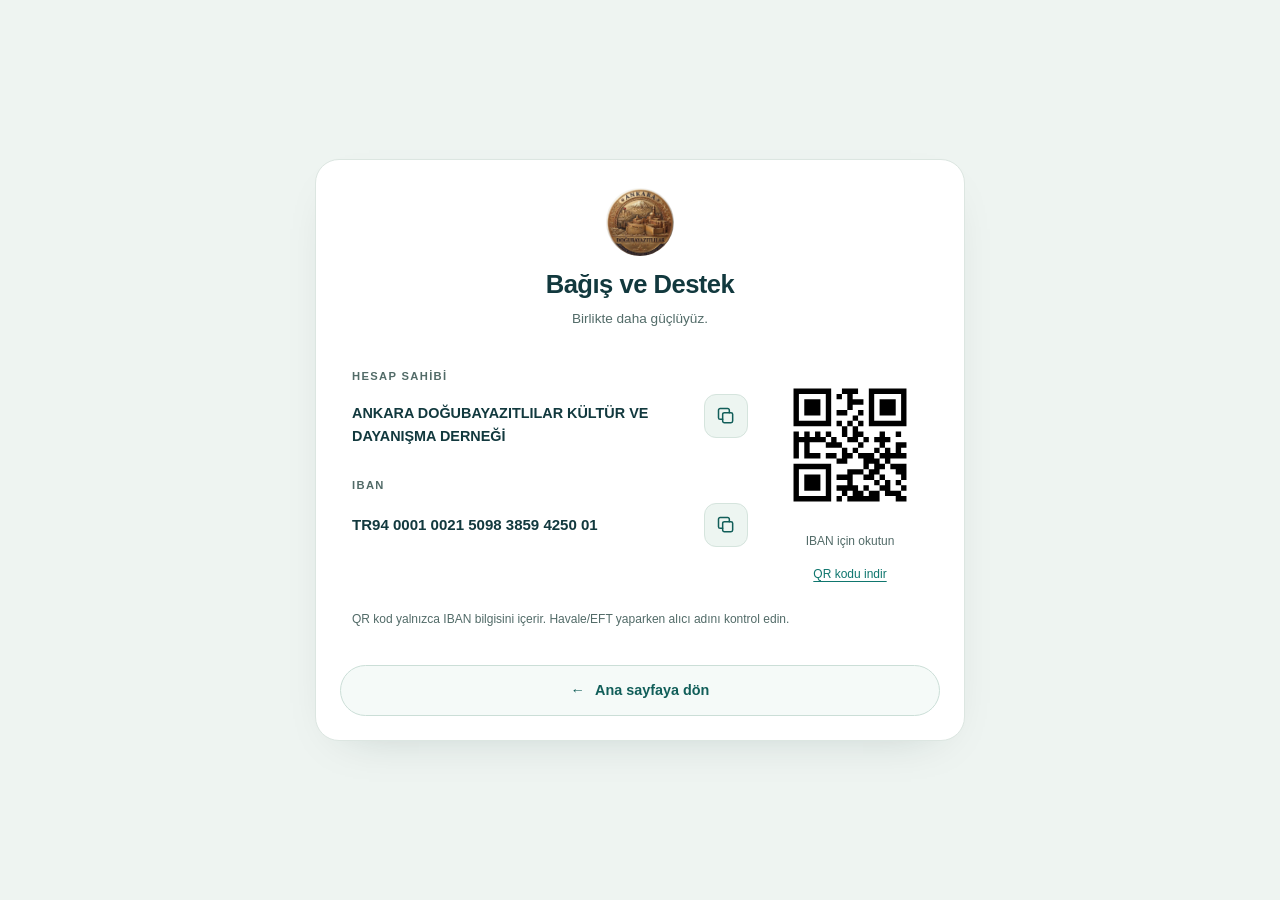
<file: bagis/index.html>
<!doctype html>
<html lang="tr" prefix="og: https://ogp.me/ns#">
<head>
  <meta charset="utf-8">
  <meta name="viewport" content="width=device-width, initial-scale=1">
  <title>Bağış ve Destek | BAY-DER</title>
  <meta name="description" content="Ankara Doğubayazıtlılar Kültür ve Dayanışma Derneği hesap bilgileri. IBAN’ı kopyalayın veya QR kodu okutun.">
  <link rel="canonical" href="https://ankaradogubeyazitlilardernegi.com/bagis/">
  <meta property="og:type" content="website">
  <meta property="og:locale" content="tr_TR">
  <meta property="og:url" content="https://ankaradogubeyazitlilardernegi.com/bagis/">
  <meta property="og:title" content="BAY-DER · Bağış ve Destek">
  <meta property="og:description" content="Dayanışmaya destek olun. Dernek hesap bilgileri, kopyalanabilir IBAN ve QR kod.">
  <meta property="og:image" content="https://ankaradogubeyazitlilardernegi.com/assets/img/logo-share-heritage.jpg">
  <meta property="og:image:width" content="1527">
  <meta property="og:image:height" content="1030">
  <meta property="og:image:alt" content="Solda İshak Paşa Sarayı, sağda Ağrı Dağı ve ortada BAY-DER logosu">
  <meta name="theme-color" content="#eef4f1">
  <link rel="icon" href="/assets/img/favicon.png">
  <link rel="stylesheet" href="/assets/css/style.css?v=20260923-copy-icons">
  <style>
    body{min-height:100vh;min-height:100dvh;display:grid;place-items:center;background:#eef4f1;padding:24px 16px}
    .donation-page{width:100%;max-width:650px;background:#fff;border:1px solid #dce6e1;border-radius:24px;overflow:hidden;box-shadow:0 16px 48px -30px rgba(10,43,44,.25)}
    .donation-page-head{padding:28px 24px 0;text-align:center}
    .donation-page-head img{width:68px;height:68px;object-fit:cover;border-radius:50%;margin:0 auto 12px}
    .donation-page-head h1{font-size:1.6rem;color:#12393e;line-height:1.3}
    .donation-page-head p{font-size:.85rem;margin-top:6px;color:#526b68}
    .donation-page .donation-account{border:0;box-shadow:none;border-radius:0}
    .donation-page .donation-copy-btn{opacity:1;transform:none;visibility:visible}
    .donation-page .donation-iban{font-size:clamp(.75rem,3.2vw,.94rem)}
    .donation-page-footer{padding:0 24px 24px}
    .donation-home{display:flex;align-items:center;justify-content:center;gap:10px;width:100%;min-height:48px;padding:12px 20px;border:1px solid #cbded7;border-radius:999px;color:#115e59;background:#f5faf8;font-weight:700;font-size:.9rem;text-decoration:none;transition:background .2s ease}
    .donation-home:hover{background:#e7f4f1}
    .donation-home:focus-visible{outline:2px solid #0f766e;outline-offset:4px}
  </style>
  <script src="/assets/js/donation.js?v=20260923-copy-fallback" defer></script>
</head>
<body>
  <main class="donation-page" aria-labelledby="support-title">
    <header class="donation-page-head">
      <img src="/assets/img/logo.jpg" width="68" height="68" alt="BAY-DER logosu">
      <h1 id="support-title">Bağış ve Destek</h1>
      <p>Birlikte daha güçlüyüz.</p>
    </header>
        <div class="donation-account">
          <div class="donation-details">
            <p class="donation-label">Hesap sahibi</p>
            <div class="donation-copy-row">
              <p class="donation-owner" id="donation-owner">ANKARA DOĞUBAYAZITLILAR KÜLTÜR VE DAYANIŞMA DERNEĞİ</p>
              <button class="donation-copy-icon" type="button" data-copy-target="donation-owner" data-copy-label="Hesap adı" aria-label="Hesap adını kopyala" title="Hesap adını kopyala" hidden><svg viewBox="0 0 24 24" width="20" height="20" fill="none" stroke="currentColor" stroke-width="1.8" stroke-linecap="round" stroke-linejoin="round" aria-hidden="true"><rect x="8" y="8" width="12" height="12" rx="2"/><path d="M16 8V5a2 2 0 0 0-2-2H5a2 2 0 0 0-2 2v9a2 2 0 0 0 2 2h3"/></svg></button>
            </div>
            <p class="donation-label">IBAN</p>
            <div class="donation-copy-row">
              <p id="donation-iban" class="donation-iban">TR94 0001 0021 5098 3859 4250 01</p>
              <button class="donation-copy-icon" type="button" data-copy-target="donation-iban" data-copy-label="IBAN" aria-label="IBAN’ı kopyala" title="IBAN’ı kopyala" hidden><svg viewBox="0 0 24 24" width="20" height="20" fill="none" stroke="currentColor" stroke-width="1.8" stroke-linecap="round" stroke-linejoin="round" aria-hidden="true"><rect x="8" y="8" width="12" height="12" rx="2"/><path d="M16 8V5a2 2 0 0 0-2-2H5a2 2 0 0 0-2 2v9a2 2 0 0 0 2 2h3"/></svg></button>
            </div>
            <p class="donation-status" id="donation-status" role="status" aria-live="polite"></p>
          </div>
          <figure class="donation-qr">
            <img src="/assets/img/bagis-iban-qr.svg" width="180" height="180" loading="lazy" alt="Dernek IBAN bilgisini içeren QR kod">
            <figcaption>IBAN için okutun</figcaption>
            <a href="/assets/img/bagis-iban-qr.svg" download="BAY-DER-IBAN-QR.svg">QR kodu indir</a>
          </figure>
          <p class="donation-note">QR kod yalnızca IBAN bilgisini içerir. Havale/EFT yaparken alıcı adını kontrol edin.</p>
        </div>
    <footer class="donation-page-footer">
      <a class="donation-home" href="/"><span aria-hidden="true">←</span> Ana sayfaya dön</a>
    </footer>
  </main>
</body>
</html>
</file>
<file: assets/css/style.css>
/* ==========================================================================
   Ankara Doğubayazıtlılar Derneği (BAY-DER) — tek sayfa tanıtım sitesi
   Tema: açık & ferah · Modern · Mobil uyumlu
   ========================================================================== */

/* ---------- Değişkenler ---------- */
:root{
  --bg:#f5faf8;
  --surface:#ffffff;
  --ink:#12343b;
  --ink-soft:#33545c;
  --body:#51676e;
  --brand:#0f766e;          /* doğa yeşili-mavi */
  --brand-deep:#115e59;
  --brand-soft:#e7f4f1;
  --accent:#f5a524;         /* İshak Paşa altın sıcaklığı */
  --accent-ink:#4a2d05;
  --line:#ddeae5;
  --shadow:0 18px 45px -22px rgba(18,52,59,.25);
  --shadow-lg:0 30px 70px -30px rgba(18,52,59,.35);
  --r-sm:12px; --r:18px; --r-lg:26px;
  --header-h:76px;
  --ease:cubic-bezier(.22,.61,.36,1);
}

/* ---------- Temel ---------- */
*,*::before,*::after{box-sizing:border-box;margin:0;padding:0}
html{scroll-behavior:smooth;-webkit-text-size-adjust:100%;overflow-x:hidden}
body{
  font-family:-apple-system,BlinkMacSystemFont,"Segoe UI",Roboto,"Helvetica Neue",Arial,"Noto Sans",sans-serif,"Apple Color Emoji","Segoe UI Emoji";
  background:var(--bg);color:var(--body);line-height:1.7;overflow-x:hidden;
}
img{max-width:100%;display:block}
a{color:var(--brand);text-decoration:none}
a:hover{text-decoration:none}
ul{list-style:none}
svg{flex:none}

h1,h2,h3,h4{color:var(--ink);line-height:1.22;font-weight:800;letter-spacing:-.02em;text-wrap:balance}
h2{font-size:clamp(1.7rem,3.6vw,2.6rem)}
h3{font-size:1.15rem}
h4{font-size:1rem}

.container{width:min(1180px,92%);margin-inline:auto}

.skip-link{position:absolute;left:-999px;top:0;z-index:200;background:var(--ink);color:#fff;padding:.6rem 1rem;border-radius:0 0 10px 0}
.skip-link:focus{left:0;color:#fff}

:focus-visible{outline:3px solid rgba(15,118,110,.5);outline-offset:2px;border-radius:4px}

::selection{background:rgba(15,118,110,.18)}

/* ---------- Butonlar ---------- */
.btn{
  display:inline-flex;align-items:center;justify-content:center;gap:.5rem;
  font-weight:700;border-radius:999px;padding:.7rem 1.5rem;font-size:.95rem;
  border:1.5px solid transparent;cursor:pointer;transition:transform .25s var(--ease),box-shadow .25s,background .2s,color .2s,border-color .2s;
  text-align:center;line-height:1.2;white-space:nowrap;
}
.btn-solid{background:var(--accent);color:var(--accent-ink)}
.btn-solid:hover{transform:translateY(-2px);box-shadow:0 14px 26px -12px rgba(245,165,36,.7)}
.btn-ghost{background:transparent;border-color:var(--brand);color:var(--brand)}
.btn-ghost:hover{background:var(--brand);color:#fff;transform:translateY(-2px)}
.btn-outline{background:transparent;border-color:var(--brand);color:var(--brand)}
.btn-outline:hover{background:var(--brand-soft)}
.btn-lg{padding:.85rem 2rem;font-size:1rem}
.btn-sm{padding:.45rem 1.1rem;font-size:.85rem}
.btn-block{width:100%}

/* ---------- Başlık / Navigasyon ---------- */

/* ---------- HERO ---------- */
.hero{position:relative;min-height:100svh;display:flex;align-items:center;color:#fff;overflow:hidden}
.hero-media{position:absolute;inset:0;z-index:-1;background:#0c2b38}
.hero-photo{position:absolute;inset:0;width:100%;height:100%;object-fit:cover;transform-origin:center;animation:heroZoom 30s ease-in-out infinite alternate}
.hero-mobile-pic{display:none}
.hero-tint{position:absolute;inset:0;
  background:linear-gradient(180deg,rgba(9,25,35,.5),rgba(9,25,35,.2) 45%,rgba(9,25,35,.55) 100%),
             linear-gradient(100deg,rgba(9,25,35,.8) 0%,rgba(9,25,35,.35) 48%,rgba(9,25,35,.1) 78%)}
.hero-curve{position:absolute;left:0;right:0;bottom:-1px;width:100%;height:110px;fill:#f5faf8}

@keyframes heroZoom{from{transform:scale(1)}to{transform:scale(1.06)}}

.hero-content{max-width:1180px;padding:calc(var(--header-h) + 2.5rem) 0 7rem}
.hero-kicker{
  display:inline-flex;align-items:center;gap:.6rem;font-weight:700;letter-spacing:.06em;
  text-transform:uppercase;font-size:.72rem;color:#ffe9b3;
  background:rgba(8,26,33,.36);border:1px solid rgba(255,255,255,.22);border-radius:999px;
  padding:.5rem 1rem;-webkit-backdrop-filter:blur(10px);backdrop-filter:blur(10px);
  box-shadow:0 8px 24px -14px rgba(0,0,0,.5);
}
.hero-kicker::before{content:"";width:34px;height:2px;background:var(--accent)}
.hero-title{color:#fff;margin:1rem 0 1.1rem;font-size:clamp(2.4rem,6.2vw,4.6rem);font-weight:900}
.hero-title .line{display:block;overflow:hidden}
.hero-title .hl{color:var(--accent)}
.hero-sub{max-width:640px;color:rgba(255,255,255,.88);font-size:clamp(1rem,1.6vw,1.18rem);margin-bottom:2rem}
.hero-actions{display:flex;flex-wrap:wrap;gap:.9rem}
.hero .btn-ghost{color:#fff;border-color:rgba(255,255,255,.65)}
.hero .btn-ghost:hover{background:#fff;color:var(--ink)}

.hero-tags{display:flex;flex-wrap:wrap;gap:.6rem;margin-top:2.6rem}
.hero-tags li{font-size:.8rem;font-weight:600;padding:.4rem .9rem;border-radius:999px;border:1px solid rgba(255,255,255,.3);background:rgba(255,255,255,.08);backdrop-filter:blur(4px)}
.hero-tags li::before{content:"✦";color:var(--accent);margin-right:.45rem}

/* hero giriş animasyonları (reveal ilk ekranda başlar) */
.hero .reveal{opacity:0;transform:translateY(26px);transition:opacity .9s var(--ease) var(--d,0s),transform .9s var(--ease) var(--d,0s)}
.hero .reveal.in{opacity:1;transform:none}

.scroll-hint{position:absolute;left:50%;bottom:28px;transform:translateX(-50%);width:26px;height:44px;border:2px solid rgba(255,255,255,.65);border-radius:20px;z-index:5}
.scroll-hint span{position:absolute;left:50%;top:8px;width:4px;height:9px;margin-left:-2px;border-radius:3px;background:#fff;animation:scrollDot 1.8s ease-in-out infinite}
@keyframes scrollDot{0%{opacity:1;transform:translateY(0)}70%{opacity:0;transform:translateY(16px)}100%{opacity:0}}

/* ---------- Kayan şerit ---------- */
.marquee{background:var(--brand);color:#fff;overflow:hidden;padding:.85rem 0;position:relative}
.marquee-track{display:flex;align-items:center;gap:1.4rem;width:max-content;animation:marquee 30s linear infinite;font-weight:700;letter-spacing:.02em;font-size:.95rem}
.marquee-track i{font-style:normal;color:var(--accent)}
@keyframes marquee{to{transform:translateX(-50%)}}

/* ---------- Genel bölüm ---------- */
.section{padding:clamp(4rem,9vw,7rem) 0;scroll-margin-top:var(--header-h)}
.section--soft{background:linear-gradient(180deg,#eef6f3,var(--bg))}
.section-head{margin-bottom:clamp(2.2rem,5vw,3.4rem);max-width:760px}
.section-head--center{margin-inline:auto;text-align:center}
.eyebrow{color:var(--brand);font-weight:800;letter-spacing:.18em;text-transform:uppercase;font-size:.72rem;margin-bottom:.8rem;display:flex;align-items:center;gap:.6rem}
.section-head--center .eyebrow{justify-content:center}
.eyebrow::before,.section-head--center .eyebrow::after{content:"";height:2px;width:28px;background:var(--brand)}
.accent{color:var(--brand)}
.section-sub{margin-top:1rem;color:var(--body);max-width:640px}
.section-head--center .section-sub{margin-inline:auto}

/* ---------- Giriş animasyonları ---------- */
.reveal{opacity:0;transform:translateY(30px);transition:opacity .85s var(--ease) var(--d,0s),transform .85s var(--ease) var(--d,0s)}
.reveal.in{opacity:1;transform:none}

/* ---------- Hakkımızda ---------- */
.about-grid{display:grid;grid-template-columns:1.05fr .95fr;gap:clamp(2rem,5vw,4.5rem);align-items:center}
.about-copy p{margin-bottom:1.1rem}
.about-copy .btn{margin-top:.6rem}
.about-visual{position:relative;padding:2rem 2rem 3rem 0}
.photo-card{border-radius:var(--r-lg);overflow:hidden;box-shadow:var(--shadow-lg);position:relative}
.photo-card img{width:100%;height:100%;object-fit:cover}
.photo-card--main{aspect-ratio:3/4;border-radius:var(--r-lg)}
.photo-card--float{position:absolute;right:-.5rem;bottom:0;width:56%;aspect-ratio:4/3;border:6px solid var(--bg);box-shadow:var(--shadow)}
.photo-card figcaption,.memleket-item figcaption{position:absolute;left:0;right:0;bottom:0;padding:.7rem 1rem .8rem;background:linear-gradient(transparent,rgba(10,32,38,.75));color:#fff;font-size:.8rem;font-weight:600}

.badge-2026{position:absolute;top:0;left:-.5rem;background:var(--accent);color:var(--accent-ink);border-radius:var(--r);padding:.7rem 1.1rem .75rem;display:flex;flex-direction:column;line-height:1.15;box-shadow:var(--shadow)}
.badge-year{font-size:1.7rem;font-weight:900;letter-spacing:-.02em}
.badge-2026 span:last-child{font-size:.72rem;font-weight:700;max-width:140px}

/* Özellik kartları */
.feature-grid{display:grid;grid-template-columns:repeat(4,1fr);gap:1.1rem;margin-top:clamp(2.6rem,6vw,4.5rem)}
.feature-card{background:var(--surface);border:1px solid var(--line);border-radius:var(--r-lg);padding:1.7rem 1.5rem;transition:transform .35s var(--ease),box-shadow .35s,border-color .3s}
.feature-card:hover{transform:translateY(-6px);box-shadow:var(--shadow-lg);border-color:transparent}
.feature-icon{display:grid;place-items:center;width:52px;height:52px;border-radius:16px;color:var(--brand);background:var(--brand-soft);margin-bottom:1.1rem;transition:transform .35s var(--ease)}
.feature-card:hover .feature-icon{transform:rotate(-6deg) scale(1.08)}
.feature-card h3{margin-bottom:.4rem}
.feature-card p{font-size:.92rem}

/* Zaman çizelgesi */
.timeline{display:grid;grid-template-columns:repeat(4,1fr);gap:1.4rem;margin-top:clamp(2.6rem,6vw,4.2rem);position:relative}
.timeline::before{content:"";position:absolute;left:4.5%;right:4.5%;top:8px;height:2px;background:var(--line)}
.timeline-item{position:relative;padding-top:2rem}
.timeline-item .dot{position:absolute;top:2px;left:0;width:16px;height:16px;border-radius:50%;background:var(--accent);border:4px solid var(--surface);box-shadow:0 0 0 2px var(--accent)}
.timeline-item time{color:var(--brand);font-weight:800;font-size:.8rem;letter-spacing:.02em}
.timeline-item h4{margin:.3rem 0 .25rem;font-size:1rem}
.timeline-item p{font-size:.88rem}

/* ---------- Sayı bandı ---------- */
.stats{background:linear-gradient(120deg,var(--brand-deep),var(--brand) 60%,#0aa5a0);color:#fff;padding:clamp(2.6rem,6vw,4.5rem) 0}
.stats-grid{display:flex;flex-wrap:wrap;justify-content:space-around;gap:2.2rem 2rem;text-align:center}
.stat{display:flex;flex-direction:column;gap:.2rem;flex:1 1 220px}
.stat-num{font-size:clamp(2rem,4.4vw,3rem);font-weight:900;letter-spacing:-.02em;color:#ffe9b3;font-variant-numeric:tabular-nums}
.stat span{opacity:.9;font-weight:600;font-size:.9rem}

/* ---------- Memleket ---------- */
.memleket-grid{display:grid;grid-template-columns:repeat(2,1fr);gap:1.1rem}
.memleket-item{position:relative;border-radius:var(--r);overflow:hidden;aspect-ratio:4/3;background:#dbe7e2;cursor:pointer}
.memleket-item img{width:100%;height:100%;object-fit:cover;transition:transform .8s var(--ease);filter:saturate(1.02)}
.memleket-item--wide{grid-column:1/-1;aspect-ratio:21/8}
@media (max-width:760px){.memleket-item--wide{aspect-ratio:16/10}}
.memleket-item::after{content:"";position:absolute;inset:0;background:linear-gradient(180deg,rgba(10,32,38,0) 45%,rgba(10,32,38,.82));opacity:1;transition:opacity .4s}
.memleket-item figcaption{position:absolute;inset:auto 0 0 0;z-index:2;color:#fff;padding:1rem 1.2rem 1.1rem;display:flex;flex-direction:column;gap:.15rem;transform:translateY(6px);transition:transform .4s var(--ease)}
.memleket-item figcaption strong{font-size:1.05rem;color:#fff}
.memleket-item figcaption span{font-size:.82rem;color:rgba(255,255,255,.85);max-width:560px}
.memleket-item:hover img{transform:scale(1.07)}
.memleket-item:hover figcaption{transform:translateY(0)}

.facts{margin-top:clamp(2.2rem,5vw,3.4rem);background:var(--surface);border:1px solid var(--line);border-radius:var(--r-lg);padding:clamp(1.4rem,3.5vw,2.4rem)}
.facts h3{font-size:1.3rem;margin-bottom:1rem;display:flex;align-items:center;gap:.6rem}
.facts h3::before{content:"✦";color:var(--accent)}
.facts ul{columns:2;gap:2.4rem}
.facts li{padding:.35rem 0 .35rem 1.4rem;position:relative;font-size:.95rem}
.facts li::before{content:"";position:absolute;left:0;top:.82rem;width:8px;height:8px;border-radius:2px;background:var(--brand)}
.facts li strong{color:var(--ink)}
.facts-cta{margin-top:1.2rem;font-size:.95rem}
@media (max-width:700px){.facts ul{columns:1}}

/* ---------- Alıntı bandı ---------- */
.quote-band{background:linear-gradient(120deg,var(--brand-deep),var(--brand));color:#fff;padding:clamp(3rem,7vw,5rem) 0;text-align:center;position:relative;overflow:hidden}
.quote-band::before,.quote-band::after{content:"❞";position:absolute;color:rgba(255,255,255,.08);font-size:14rem;font-family:Georgia,serif;line-height:1}
.quote-band::before{top:-3rem;left:1rem}
.quote-band::after{bottom:-6rem;right:1rem}
.quote-band blockquote{max-width:820px;margin-inline:auto;position:relative;z-index:1}
.quote-band blockquote p{font-size:clamp(1.15rem,2.4vw,1.6rem);font-weight:700;line-height:1.5;text-wrap:pretty}
.quote-band footer{margin-top:1.4rem;color:#ffe9b3;font-weight:700;font-size:.9rem}

/* ---------- Yönetim ---------- */
.president{display:flex;align-items:center;gap:clamp(1.6rem,4vw,3rem);background:linear-gradient(120deg,var(--surface),#eef7f4);border:1px solid var(--line);border-radius:var(--r-lg);padding:clamp(1.6rem,4vw,2.8rem);margin-bottom:2rem}
.president-info h3{font-size:clamp(1.5rem,3vw,2rem);margin:.2rem 0 .6rem}
.president-role{color:var(--accent);font-weight:800;letter-spacing:.1em;text-transform:uppercase;font-size:.74rem}
.president-quote{border-left:3px solid var(--accent);padding-left:1rem;margin:.4rem 0 .9rem;color:var(--ink-soft);font-weight:600;font-style:italic;font-size:1rem}

.avatar{--r:46%;position:relative;flex:none;display:grid;place-items:center;width:64px;height:64px;border-radius:50%}
.avatar span{font-weight:800;color:#fff;letter-spacing:.04em;font-size:1.15rem}
.avatar--xl{width:clamp(90px,12vw,120px);height:clamp(90px,12vw,120px)}
.avatar--xl span{font-size:2.2rem}
.avatar{background:linear-gradient(135deg,var(--brand),#14b8a6)}
.member:nth-child(2) .avatar{background:linear-gradient(135deg,#0e7490,#38bdf8)}
.member:nth-child(3) .avatar{background:linear-gradient(135deg,#b45309,#f59e0b)}
.member:nth-child(4) .avatar{background:linear-gradient(135deg,#7c3aed,#a78bfa)}
.member:nth-child(5) .avatar{background:linear-gradient(135deg,#be123c,#fb7185)}
.member:nth-child(6) .avatar{background:linear-gradient(135deg,#15803d,#4ade80)}
.member:nth-child(7) .avatar{background:linear-gradient(135deg,#334155,#94a3b8)}
.member:nth-child(8) .avatar{background:linear-gradient(135deg,#c2410c,#fb923c)}
.member:nth-child(9) .avatar{background:linear-gradient(135deg,#0f766e,#2dd4bf)}

.members-grid{display:grid;grid-template-columns:repeat(3,1fr);gap:1rem}
.member{background:var(--surface);border:1px solid var(--line);border-radius:var(--r-lg);padding:1.6rem 1.4rem;display:flex;flex-direction:column;gap:.45rem;align-items:flex-start;transition:transform .35s var(--ease),box-shadow .35s}
.member:hover{transform:translateY(-5px);box-shadow:var(--shadow-lg)}
.member h4{font-size:1rem}
.member p{color:var(--body);font-size:.85rem;font-weight:600;opacity:.8}

/* ---------- Haberler ---------- */
.news-grid{display:grid;grid-template-columns:repeat(3,1fr);gap:1.1rem}
.news-card{background:var(--surface);border:1px solid var(--line);border-radius:var(--r-lg);padding:1.8rem 1.6rem;display:flex;flex-direction:column;transition:transform .35s var(--ease),box-shadow .35s,border-color .3s;position:relative;overflow:hidden}
.news-card:hover{transform:translateY(-6px);box-shadow:var(--shadow-lg)}
.news-tag{align-self:flex-start;background:var(--brand-soft);color:var(--brand);font-size:.68rem;font-weight:800;letter-spacing:.08em;text-transform:uppercase;padding:.3rem .7rem;border-radius:999px;margin-bottom:.9rem}
.news-card time{font-size:.78rem;color:var(--body);opacity:.75;margin-bottom:.4rem}
.news-card h3{margin-bottom:.5rem}
.news-card p{font-size:.93rem}

/* ---------- Üyelik ---------- */
.join{background:linear-gradient(150deg,#0c3b42 0%,var(--brand-deep) 45%,var(--brand) 100%);color:#fff;position:relative;overflow:hidden}
.join::before{content:"";position:absolute;inset:0;background:radial-gradient(circle at 85% 20%,rgba(245,165,36,.14),transparent 42%),radial-gradient(circle at 8% 90%,rgba(255,255,255,.08),transparent 40%)}
.join-inner{display:grid;grid-template-columns:1fr 1fr;gap:clamp(2rem,5vw,4rem);align-items:center;position:relative;z-index:1}
.join-copy h2{color:#fff}
.join-copy .eyebrow{color:#ffe9b3}
.join-copy>p{color:rgba(255,255,255,.86);margin:1rem 0 1.2rem}
.join-points{display:flex;flex-direction:column;gap:.55rem;margin-bottom:1.8rem}
.join-points li{display:flex;gap:.6rem;align-items:flex-start;color:rgba(255,255,255,.92);font-size:.95rem}
.join-points li::before{content:"✓";color:var(--accent);font-weight:900;flex:none}
.join-phone{margin-top:1.6rem;font-size:.95rem;color:rgba(255,255,255,.88)}
.join-phone a{color:#ffe9b3;font-weight:800}
.join-phone a:hover{text-decoration:underline}

.join-wa{background:var(--surface);color:var(--body);border-radius:var(--r-lg);padding:clamp(2rem,4vw,3rem) clamp(1.6rem,3.5vw,2.8rem);box-shadow:0 40px 80px -40px rgba(0,0,0,.5);display:flex;flex-direction:column;align-items:center;text-align:center;gap:.5rem}
.wa-icon{display:grid;place-items:center;width:92px;height:92px;border-radius:50%;background:#25d366;box-shadow:0 18px 34px -14px rgba(37,211,102,.65);margin-bottom:.6rem;animation:waPulse 2.6s ease-in-out infinite}
@keyframes waPulse{0%,100%{box-shadow:0 18px 34px -14px rgba(37,211,102,.65)}50%{box-shadow:0 18px 44px -8px rgba(37,211,102,.95)}}
.join-wa h3{font-size:clamp(1.3rem,2.6vw,1.65rem);color:var(--ink)}
.wa-target{font-size:.98rem;max-width:400px;margin:0 auto;color:var(--body)}
.wa-target strong{color:var(--ink)}
.btn-whatsapp{background:#25d366;color:#073d1f;border-color:#25d366}
.btn-whatsapp:hover{background:#1fb859;color:#052d16;transform:translateY(-2px);box-shadow:0 18px 34px -16px rgba(37,211,102,.8)}
.wa-note{font-size:.8rem;opacity:.78;margin-top:.5rem;max-width:340px}

/* ---------- Ankara'da Biz (iki şehir) ---------- */
.section--two-city{background:var(--surface)}
.city-duo{display:grid;grid-template-columns:1fr auto 1fr;align-items:center;gap:1rem}
.city-card{position:relative;border-radius:var(--r-lg);overflow:hidden;aspect-ratio:3/2;background:#dce7e3;box-shadow:var(--shadow);cursor:pointer}
.city-card img{width:100%;height:100%;object-fit:cover;transition:transform .8s var(--ease)}
.city-card::after{content:"";position:absolute;inset:0;background:linear-gradient(180deg,rgba(10,32,38,0) 48%,rgba(10,32,38,.8))}
.city-card figcaption{position:absolute;inset:auto 0 0 0;z-index:2;color:#fff;padding:1rem 1.2rem 1.1rem;display:flex;flex-direction:column;gap:.1rem}
.city-card figcaption strong{color:#fff;font-size:1.05rem}
.city-card figcaption span{font-size:.82rem;color:rgba(255,255,255,.88)}
.city-card:hover img{transform:scale(1.06)}
.city-tag{position:absolute;top:14px;left:14px;z-index:3;font-size:.68rem;font-weight:900;letter-spacing:.14em;padding:.35rem .8rem;border-radius:999px}
.city-card--ankara .city-tag{background:var(--brand);color:#fff}
.city-card--bayazit .city-tag{background:var(--accent);color:var(--accent-ink)}
.city-link{display:grid;place-items:center;width:54px;height:54px;border-radius:50%;background:var(--accent);color:var(--accent-ink);font-size:1.25rem;font-weight:900;box-shadow:var(--shadow);z-index:2}
.two-city-bottom{display:grid;grid-template-columns:1fr 1fr;gap:1.3rem;margin-top:clamp(2.4rem,5vw,3.6rem)}
.city-symbols{background:var(--bg);border:1px solid var(--line);border-radius:var(--r-lg);padding:1.7rem 1.8rem}
.city-symbols h3{font-size:1.1rem;margin-bottom:.9rem;display:flex;align-items:center;gap:.55rem}
.city-symbols h3::before{content:"✦";color:var(--accent)}
.city-symbols li{display:flex;gap:.6rem;align-items:flex-start;padding:.3rem 0;font-size:.94rem}
.city-symbols li::before{content:"✓";color:var(--brand);font-weight:900;flex:none}
.two-city-note{grid-column:1/-1;display:flex;align-items:center;justify-content:center;gap:1.1rem;flex-wrap:wrap;text-align:center;background:linear-gradient(120deg,var(--brand-deep),var(--brand));color:#fff;border-radius:var(--r-lg);padding:1.5rem 1.8rem;font-weight:700;font-style:italic;font-size:clamp(1.05rem,2.2vw,1.3rem)}
.two-city-note .btn{background:#fff;border-color:#fff;color:var(--ink);font-style:normal}
.two-city-note .btn:hover{box-shadow:0 14px 26px -12px rgba(0,0,0,.4)}

/* ---------- İletişim ---------- */
.contact-grid{display:grid;grid-template-columns:repeat(4,1fr);gap:1.1rem}
.contact-card{background:var(--surface);border:1px solid var(--line);border-radius:var(--r-lg);padding:1.8rem 1.5rem;display:flex;flex-direction:column;gap:.5rem;transition:transform .35s var(--ease),box-shadow .35s,border-color .3s}
.contact-card:hover{transform:translateY(-6px);box-shadow:var(--shadow-lg);border-color:transparent}
.contact-icon{display:grid;place-items:center;width:50px;height:50px;border-radius:50%;background:var(--brand-soft);color:var(--brand);margin-bottom:.4rem}
.contact-card h3{font-size:1rem}
.contact-card p,.contact-card a{font-weight:700;color:var(--ink);word-break:break-word}
.contact-card small{font-size:.78rem;opacity:.75}
.map-cta{align-self:flex-start;display:inline-flex;align-items:center;gap:.4rem;font-size:.78rem;font-weight:800;
  color:var(--accent-ink);background:rgba(245,165,36,.18);border-radius:999px;padding:.35rem .85rem;
  transition:background .25s,color .25s}
.contact-card:hover .map-cta{background:var(--accent);color:var(--accent-ink)}

/* Yönetim iletişim kartları */
.officers{display:grid;grid-template-columns:repeat(3,1fr);gap:1.1rem;margin-bottom:clamp(2rem,5vw,3rem)}
.officer{background:var(--surface);border:1px solid var(--line);border-radius:var(--r-lg);padding:1.6rem 1.5rem;display:flex;gap:1.1rem;align-items:flex-start;transition:transform .35s var(--ease),box-shadow .35s,border-color .3s}
.officer:hover{transform:translateY(-5px);box-shadow:var(--shadow-lg);border-color:transparent}
.officer-info h3{font-size:1.1rem;margin-bottom:.1rem}
.officer-role{color:var(--brand);font-weight:800;font-size:.72rem;letter-spacing:.1em;text-transform:uppercase;margin-bottom:.45rem}
.officer-tel{display:inline-flex;align-items:center;gap:.5rem;font-weight:800;color:var(--brand-deep);
  font-size:.98rem;border:1px solid var(--line);background:var(--brand-soft);border-radius:999px;
  padding:.5rem 1.05rem;transition:background .25s,color .25s,border-color .25s,transform .25s}
.officer-tel:hover{background:var(--brand);border-color:var(--brand);color:#fff;transform:translateY(-1px)}
.officer small{display:block;margin-top:.25rem;color:var(--body);opacity:.8;font-size:.8rem}
.officer:nth-child(1) .avatar{background:linear-gradient(135deg,var(--brand),#14b8a6)}
.officer:nth-child(2) .avatar{background:linear-gradient(135deg,#0e7490,#38bdf8)}
.officer:nth-child(3) .avatar{background:linear-gradient(135deg,#b45309,#f59e0b)}

/* ---------- Alt bilgi ---------- */
.site-footer{background:#0d2b31;color:rgba(255,255,255,.82);padding-top:clamp(3rem,7vw,5rem)}
.footer-grid{display:grid;grid-template-columns:1.4fr .7fr 1fr 1.2fr;gap:2.4rem;padding-bottom:2.6rem}
.footer-brand .brand{color:#fff;margin-bottom:1rem}
.footer-brand p{font-size:.9rem;max-width:340px}
.footer-nav,.footer-contact{display:flex;flex-direction:column;gap:.45rem;align-items:flex-start}
.footer-nav h4,.footer-contact h4{color:#fff;font-size:.85rem;letter-spacing:.14em;text-transform:uppercase;margin-bottom:.6rem}
.footer-nav a,.footer-contact a{color:rgba(255,255,255,.82);font-size:.92rem;transition:color .2s}
.footer-nav a:hover,.footer-contact a:hover{color:var(--accent)}
.footer-contact p{font-size:.9rem}
.footer-social{display:flex;gap:.6rem;margin-top:.8rem}
.footer-social a{display:grid;place-items:center;width:38px;height:38px;border-radius:50%;border:1px solid rgba(255,255,255,.25);color:#fff;transition:background .25s,color .25s,transform .25s}
.footer-social a:hover{background:var(--accent);border-color:var(--accent);color:var(--accent-ink);transform:translateY(-3px)}
.footer-credits{margin-top:.5rem}
.footer-credits summary{cursor:pointer;font-size:.85rem;color:var(--accent);font-weight:700}
.footer-credits ul{margin-top:.7rem;display:flex;flex-direction:column;gap:.3rem}
.footer-credits a{color:rgba(255,255,255,.65);font-size:.78rem;word-break:break-all}
.footer-credits a:hover{color:#fff}
.footer-bottom{border-top:1px solid rgba(255,255,255,.12);padding:1.4rem 0}
.footer-bottom .container{display:flex;flex-wrap:wrap;gap:.4rem 2rem;justify-content:space-between;font-size:.8rem;opacity:.8}
.footer-seo{letter-spacing:.02em}

/* ---------- Responsive ---------- */
@media (max-width:1060px){
  .feature-grid{grid-template-columns:repeat(2,1fr)}
  .contact-grid{grid-template-columns:repeat(2,1fr)}
  .members-grid{grid-template-columns:repeat(2,1fr)}
  .news-grid{grid-template-columns:1fr 1fr}
  .news-card:last-child{grid-column:1/-1}
  .footer-grid{grid-template-columns:1fr 1fr}
}
@media (max-width:920px){
  .about-grid,.join-inner{grid-template-columns:1fr}
  .about-visual{max-width:560px;margin-inline:auto}
  .timeline{grid-template-columns:repeat(2,1fr);gap:2rem}
  .timeline::before{display:none}
  .city-duo{grid-template-columns:1fr;max-width:640px;margin-inline:auto}
  .city-link{display:none}
  .two-city-bottom{grid-template-columns:1fr}
  .officers{grid-template-columns:repeat(2,1fr)}
}
@media (max-width:620px){
  .feature-grid,.members-grid,.news-grid{grid-template-columns:1fr}
  .contact-grid{grid-template-columns:1fr}
  .officers{grid-template-columns:1fr}
  .news-card:last-child{grid-column:auto}
  .footer-grid{grid-template-columns:1fr;gap:2rem}
  .memleket-grid{grid-template-columns:1fr}
  .memleket-item{aspect-ratio:4/3}
  .hero-tags li{font-size:.72rem}
  .hero-actions .btn{flex:1;min-width:150px}
  .timeline{grid-template-columns:1fr;gap:1.6rem}
  .president{flex-direction:column;text-align:center}
  .president-quote{text-align:left}
  .badge-2026{left:.5rem}
  .about-visual{padding-right:0;max-width:420px}
  .photo-card--float{width:64%}
  .footer-bottom .container{flex-direction:column;gap:.5rem}
  .scroll-hint{display:none}
}

/* ---------- Kısa giriş örtüsü ---------- */
.loader{position:fixed;inset:0;z-index:400;display:grid;place-items:center;overflow:hidden;
  background:linear-gradient(155deg,#0a323b 0%,var(--brand-deep) 55%,var(--brand) 100%);
  color:#fff;transition:transform .8s var(--ease) .2s,visibility 0s 1.05s}
.loader--done{transform:translateY(-101%);visibility:hidden}
.loader-inner{position:relative;z-index:2;display:flex;flex-direction:column;align-items:center;gap:10px;text-align:center;padding:1rem}
.loader-logo img{width:92px;height:92px;border-radius:24px;object-fit:cover;border:3px solid rgba(255,255,255,.25);
  box-shadow:0 20px 55px -18px rgba(0,0,0,.6);animation:loaderPop .7s var(--ease) both,loaderBob 3.2s ease-in-out 1s infinite}
@keyframes loaderPop{from{opacity:0;transform:scale(.6) rotate(-8deg)}to{opacity:1;transform:scale(1) rotate(0)}}
@keyframes loaderBob{0%,100%{transform:translateY(0)}50%{transform:translateY(-7px)}}
.loader-name{font-size:1.45rem;font-weight:900;letter-spacing:.34em;text-indent:.34em;margin-top:10px;
  animation:loaderFade .7s var(--ease) .35s both}
.loader-sub{font-size:.72rem;letter-spacing:.26em;text-transform:uppercase;opacity:.88;
  animation:loaderFade .7s var(--ease) .6s both}
@keyframes loaderFade{from{opacity:0;transform:translateY(9px)}to{opacity:1;transform:none}}
.loader-bar{width:170px;height:4px;margin-top:16px;border-radius:99px;background:rgba(255,255,255,.18);overflow:hidden}
.loader-bar i{display:block;height:100%;width:0;border-radius:99px;
  background:linear-gradient(90deg,var(--accent),#ffe9b3);animation:loaderFill .8s var(--ease) .1s forwards}
@keyframes loaderFill{0%{width:0}100%{width:100%}}

/* giriş sahnesi: ışık şeridi */
.loader-sheen{position:absolute;z-index:1;top:-25%;bottom:-25%;width:55%;left:-70%;
  background:linear-gradient(100deg,transparent 32%,rgba(255,255,255,.07) 45%,rgba(245,165,36,.14) 50%,rgba(255,255,255,.07) 55%,transparent 68%);
  transform:skewX(-16deg);animation:sheen 6s linear infinite}
@keyframes sheen{0%{left:-70%}60%{left:130%}100%{left:130%}}

/* giriş sahnesi: dalgalanan şeritler */
.loader-waves{position:absolute;left:0;right:0;bottom:0;height:200px;overflow:hidden;pointer-events:none}
.lw{position:absolute;bottom:0;left:0;width:200%;height:200px}
.lw path{fill:currentColor}
.lw1{color:rgba(120,220,205,.34);animation:lwmove 7s linear infinite}
.lw2{color:rgba(18,140,132,.85);animation:lwmove 11s linear infinite reverse}
@keyframes lwmove{from{transform:translateX(0)}to{transform:translateX(-50%)}}

/* ---------- Okuma çubuğu ---------- */
.progress{position:fixed;top:0;left:0;width:100%;height:3px;z-index:260;pointer-events:none;
  background:linear-gradient(90deg,var(--accent),var(--brand) 60%,#25d366);
  transform:scaleX(0);transform-origin:0 50%}

/* ---------- Dalga geçişleri ---------- */
.wave-bottom,.wave-in{display:block;width:100%;pointer-events:none;margin-top:-1px}
.wave-bottom path,.wave-in path{fill:currentColor}
.wave-bottom{height:54px;color:var(--brand);background:var(--brand);margin-bottom:-18px}
.wave-bottom path{fill:var(--brand)}
.wave-in{height:60px;color:#f5faf8}
.wave-in--bg{color:#f5faf8;height:56px;margin-bottom:-30px}

/* ---------- Şerit geçiş (ribbon) ---------- */
.ribbon{height:12px;background:repeating-linear-gradient(115deg,var(--brand) 0 26px,var(--brand-deep) 26px 52px,#0b3b42 52px 78px);border-block:0}
.ribbon--gold{height:10px;background:repeating-linear-gradient(115deg,var(--accent) 0 22px,#d98a1f 22px 44px,var(--brand) 44px 66px);opacity:.9}

/* ---------- Mobil hızlı aksiyon çubuğu ---------- */
.quickbar{display:none}
.toast{position:fixed;left:50%;bottom:96px;z-index:220;transform:translate(-50%,18px);opacity:0;
  background:var(--ink);color:#fff;padding:.65rem 1.15rem;border-radius:999px;font-size:.85rem;font-weight:700;
  box-shadow:var(--shadow);transition:opacity .3s var(--ease),transform .3s var(--ease);pointer-events:none;max-width:80vw;text-align:center}
.toast.show{opacity:1;transform:translate(-50%,0)}
@media (max-width:760px){
  body{padding-bottom:84px}
  .quickbar{display:flex;position:fixed;left:0;right:0;bottom:0;z-index:95;gap:10px;align-items:center;
    padding:10px 12px calc(10px + env(safe-area-inset-bottom,0));
    background:rgba(255,255,255,.94);backdrop-filter:blur(14px);border-top:1px solid var(--line);
    box-shadow:0 -12px 30px -18px rgba(18,52,59,.35);transform:translateY(0);transition:transform .45s var(--ease)}
  .quickbar.hide{transform:translateY(130%)}
  .qb-wa{flex:1;display:inline-flex;align-items:center;justify-content:center;gap:.5rem;
    background:#25d366;color:#073d1f;border-radius:999px;font-weight:800;font-size:.98rem;padding:.8rem .8rem;
    box-shadow:0 12px 26px -12px rgba(37,211,102,.8)}
  .qb-wa:active{transform:scale(.98)}
  .qb-share{width:54px;height:54px;flex:none;display:grid;place-items:center;border-radius:50%;
    border:1.5px solid var(--line);background:var(--surface);color:var(--brand)}
  .qb-share:active{transform:scale(.95)}
  .site-footer{padding-bottom:calc(2rem + env(safe-area-inset-bottom,0))}
}

/* ---------- Mobil: dikey görsel + üzerinde bindirmeli metin ---------- */
@media (max-width:860px){
  .hero{position:relative;height:100svh;min-height:640px;display:flex;align-items:center}
  .hero-media{position:absolute;inset:0;height:100%;background:#0d2b31;line-height:0}
  .hero-wide{display:none}
  .hero-mobile-pic{display:block}
  .hero-photo-m{position:absolute;inset:0;width:100%;height:100%;object-fit:cover;object-position:center;display:block;animation:none}
  .hero-tint{display:block;opacity:1;
    background:linear-gradient(180deg,rgba(16,40,48,.2) 0%,rgba(16,40,48,.02) 30%,rgba(16,40,48,.26) 52%,rgba(16,40,48,.82) 100%)}
  .hero-curve{display:block;height:120px;fill:var(--brand);bottom:-1px}
  .hero-curve path{fill:var(--brand)}
  .hero-content{color:#f4f6f5;padding:0;width:min(1180px,92%);margin-inline:auto;text-align:left}
  .hero-content .hero-kicker{color:#e6eeec}
  .hero-title{color:#f4f6f5;font-size:clamp(1.9rem,8.6vw,2.9rem);
    text-shadow:0 1px 2px rgba(8,26,33,.3),0 3px 18px rgba(8,26,33,.28)}
  .hero-title .hl{color:#ffffff}
  .hero-sub{color:rgba(243,246,245,.94);max-width:540px;margin:.7rem 0 1.7rem;
    text-shadow:0 1px 3px rgba(8,26,33,.35)}
  .hero .btn-solid{background:var(--brand);color:#fff;border-color:var(--brand)}
  .hero .btn-solid:hover{background:var(--brand-deep);box-shadow:0 16px 34px -16px rgba(13,94,89,.55)}
  .hero .btn-ghost{color:#f4f6f5;border-color:rgba(244,246,245,.6)}
  .hero .btn-ghost:hover{background:rgba(244,246,245,.95);color:#12343b}
  .scroll-hint{display:none}
}
@media (min-width:861px){
  .hero .btn-ghost{color:#fff;border-color:rgba(255,255,255,.65)}
  .hero .btn-ghost:hover{background:#fff;color:var(--ink)}
}

/* ==========================================================================
   PREMIUM KATMAN — storytelling, yolculuk, etkinlikler, firmalar, sosyal CTA
   ========================================================================== */

/* ---------- Parçacık alanları ---------- */
.fx{position:absolute;inset:0;overflow:hidden;pointer-events:none;z-index:1}
.fx-star{position:absolute;border-radius:50%;background:#fff;opacity:0;
  animation:fxTwinkle var(--td,5s) ease-in-out infinite;animation-delay:var(--dd,0s);
  will-change:transform,opacity}
@keyframes fxTwinkle{0%,100%{opacity:.08;transform:scale(.7)}50%{opacity:.95;transform:scale(1.15)}}
.fx--drift .fx-star{opacity:0;animation:fxDrift var(--td,11s) linear infinite;animation-delay:var(--dd,0s)}
@keyframes fxDrift{0%{opacity:0;transform:translateX(-4vw) translateY(0)}8%{opacity:.9}92%{opacity:.7}100%{opacity:0;transform:translateX(108vw) translateY(var(--dy,0px))}}

/* ---------- Storytelling ---------- */
.story{position:relative;overflow:hidden;padding:clamp(5rem,12vw,9rem) 0;
  background:radial-gradient(120% 90% at 20% 0%,#ffffff 0%,#f2f7f5 55%,#e6efec 100%);
  text-align:center}
.story .container{position:relative;z-index:2}
.story-title{font-size:clamp(2rem,6.4vw,4.2rem);font-weight:900;letter-spacing:-.03em;line-height:1.08;margin-top:.5rem}
.story-route{display:inline-flex;align-items:center;gap:1rem;margin:1.6rem 0 .6rem;
  font-weight:800;font-size:.85rem;letter-spacing:.18em;text-transform:uppercase;color:var(--brand)}
.story-route b{color:var(--accent);font-size:.9rem}
.story-sub{max-width:640px;margin:1.1rem auto 0;font-size:clamp(1rem,1.8vw,1.15rem);color:var(--body)}

/* ---------- Değerler ---------- */
.values-title{margin-top:clamp(3rem,7vw,5rem);margin-bottom:1.2rem;font-size:clamp(1.3rem,3vw,1.9rem);color:var(--ink)}
.feature-grid{counter-reset:feat}
.feature-card{counter-increment:feat;position:relative}
.feature-card::before{content:"0" counter(feat);position:absolute;top:1.1rem;right:1.3rem;font-weight:900;
  font-size:.8rem;letter-spacing:.1em;color:var(--brand);opacity:.55}
.feature-card p{font-weight:600;color:var(--brand-deep);opacity:.95}

/* ---------- Yolculuk timeline ---------- */
.journey{overflow:hidden}
.journey-track{position:relative;list-style:none;margin-top:clamp(2.5rem,6vw,4rem);
  display:grid;grid-template-columns:repeat(5,1fr);gap:1.2rem;padding:0}
.journey-track::before,.journey-track::after{content:"";position:absolute;top:26px;left:6%;right:6%;
  height:2px;border-radius:99px}
.journey-track::before{background:var(--line)}
.journey-track::after{background:linear-gradient(90deg,var(--brand),#14b8a6);
  transform:scaleX(var(--j,0));transform-origin:left center}
.journey-item{display:flex;flex-direction:column;align-items:center;text-align:center;
  gap:.4rem;padding:0 .5rem;position:relative;z-index:1}
.jdot{display:grid;place-items:center;width:56px;height:56px;border-radius:50%;margin-bottom:.9rem;
  background:var(--surface);border:1.5px solid var(--line);color:var(--brand);
  box-shadow:var(--shadow);transition:transform .3s var(--ease),border-color .3s,color .3s}
.journey-item.in .jdot{border-color:var(--brand);color:var(--brand-deep)}
.journey-item:hover .jdot{transform:translateY(-3px)}
.journey-item h3{font-size:1.05rem}
.journey-item p{font-size:.88rem;max-width:230px}

/* ---------- Etkinlik kartları ---------- */
.events-scroll{display:grid;grid-template-columns:repeat(3,1fr);gap:1.1rem;scroll-snap-type:x mandatory}
.event-card{display:flex;gap:1rem;align-items:flex-start;background:var(--surface);
  border:1px solid var(--line);border-radius:var(--r-lg);padding:1.5rem 1.4rem;
  transition:transform .35s var(--ease),box-shadow .35s,border-color .3s;scroll-snap-align:start}
.event-card:hover{transform:translateY(-6px);box-shadow:var(--shadow-lg)}
.event-date{flex:none;display:flex;flex-direction:column;align-items:center;justify-content:center;
  width:58px;height:58px;border-radius:16px;background:var(--brand-soft);color:var(--brand);
  font-weight:900;line-height:1}
.event-date b{font-size:1.35rem;color:var(--brand-deep)}
.event-date i{font-style:normal;font-size:.62rem;margin-top:.3rem;letter-spacing:.04em;font-weight:700}
.event-body{min-width:0}
.event-tag{display:inline-block;font-size:.66rem;font-weight:800;letter-spacing:.1em;text-transform:uppercase;
  color:var(--accent-ink);background:rgba(245,165,36,.16);border-radius:999px;padding:.25rem .6rem;margin-bottom:.5rem}
.event-body h3{font-size:1.05rem;margin-bottom:.35rem}
.event-desc{font-size:.88rem;color:var(--body)}
.event-loc{display:inline-flex;align-items:center;gap:.3rem;margin-top:.6rem;font-size:.78rem;
  font-weight:700;color:var(--brand-deep);background:var(--brand-soft);border-radius:999px;padding:.3rem .7rem}

/* ---------- Firma / Esnaf (kaldırıldı — ileride veri gelince eklenir) ---------- */

/* ---------- Sosyal CTA ---------- */
.social-cta{position:relative;overflow:hidden;text-align:center;color:#fff;
  background:linear-gradient(150deg,#0a1f2e 0%,#0d2b3a 45%,#11524f 100%);padding:clamp(4rem,10vw,7rem) 0}
.social-cta::before{content:"";position:absolute;inset:0;
  background:radial-gradient(60% 80% at 50% 120%,rgba(245,165,36,.18),transparent 60%),
             radial-gradient(50% 70% at 50% -20%,rgba(20,184,166,.18),transparent 60%)}
.social-cta .container{position:relative;z-index:2}
.social-cta .eyebrow{justify-content:center;color:#ffe9b3}
.social-cta h2{color:#fff;font-size:clamp(1.9rem,5.4vw,3.4rem);margin:.4rem 0 1rem}
.social-cta h2 .hl{color:var(--accent)}
.social-cta p{color:rgba(255,255,255,.85);max-width:520px;margin:0 auto 2.2rem}
.social-links{display:flex;flex-wrap:wrap;justify-content:center;gap:1rem}
.social-btn{display:inline-flex;align-items:center;gap:.7rem;padding:.9rem 1.5rem;border-radius:999px;
  background:rgba(255,255,255,.08);border:1px solid rgba(255,255,255,.18);color:#fff;font-weight:800;
  -webkit-backdrop-filter:blur(10px);backdrop-filter:blur(10px);
  transition:transform .3s var(--ease),background .3s,border-color .3s}
.social-btn:hover{transform:translateY(-3px);background:rgba(255,255,255,.16);border-color:rgba(255,255,255,.35)}

/* ---------- Mobil alt navigasyon ---------- */
body.menu-open .bottombar{opacity:0;pointer-events:none;transform:translateY(30px)}
.bottombar{display:none}
@media (max-width:900px){
  body{padding-bottom:calc(78px + env(safe-area-inset-bottom,0))}
  .bottombar{display:grid;grid-template-columns:repeat(4,1fr);position:fixed;left:0;right:0;bottom:0;z-index:95;
    background:rgba(255,255,255,.9);-webkit-backdrop-filter:blur(18px);backdrop-filter:blur(18px);
    border-top:1px solid rgba(18,52,59,.1);box-shadow:0 -14px 34px -22px rgba(18,52,59,.4);
    padding:6px 4px calc(6px + env(safe-area-inset-bottom,0))}
  .bottombar a{display:flex;flex-direction:column;align-items:center;justify-content:center;gap:3px;
    min-height:52px;color:#647b81;font-size:.64rem;font-weight:700;border-radius:14px;
    transition:color .2s,background .2s,transform .2s}
  .bottombar a svg{transition:transform .25s var(--ease)}
  .bottombar a.active{color:var(--brand-deep)}
  .bottombar a.active span{position:relative}
  .bottombar a.active span::after{content:"";position:absolute;left:50%;bottom:-4px;width:16px;height:2px;
    margin-left:-8px;border-radius:99px;background:var(--accent)}
  .bottombar a:active{transform:scale(.96)}
}

/* ---------- Parçacıkları hafifletme: az hareket ---------- */
@media (prefers-reduced-motion:reduce){
  .fx{display:none}
}

@media (max-width:920px){
  .journey-track{grid-template-columns:1fr;gap:2rem;padding-left:0}
  .journey-track::before{top:10px;bottom:10px;left:27px;right:auto;width:2px;height:auto;transform:none}
  .journey-track::after{top:10px;bottom:10px;left:27px;right:auto;width:2px;height:auto;
    background:linear-gradient(180deg,var(--brand),#14b8a6);transform:scaleY(var(--j,0));transform-origin:top}
  .journey-item{align-items:flex-start;text-align:left;padding-left:74px;gap:.15rem}
  .journey-item .jdot{position:absolute;left:0;top:0;margin:0}
  .journey-item p{max-width:none;padding-right:4px}
  .events-scroll{display:grid;grid-auto-flow:column;grid-auto-columns:min(76vw,320px);grid-template-columns:none;
    overflow-x:auto;padding:4px 2px 16px;gap:1rem;scroll-snap-type:x mandatory;scroll-padding-left:4px}
  .events-scroll::-webkit-scrollbar{height:6px}
  .events-scroll::-webkit-scrollbar-thumb{background:var(--line);border-radius:99px}
  .event-card{flex-direction:column;align-items:stretch;gap:.8rem;min-height:0;width:auto;scroll-snap-align:start}
  .event-date{flex-direction:row;width:auto;height:auto;padding:.45rem .95rem;border-radius:999px;gap:.5rem;align-self:flex-start}
  .event-date b{font-size:1.15rem}
  .event-date i{margin:0;font-size:.68rem}
  .event-body h3{font-size:1.15rem}
  .event-desc{font-size:.95rem}
}

/* ---------- Erişilebilirlik: az hareket ---------- */
@media (prefers-reduced-motion:reduce){
  *,*::before,*::after{animation-duration:.001s!important;animation-iteration-count:1!important;transition-duration:.001s!important}
  html{scroll-behavior:auto}
  .reveal,.hero .reveal{opacity:1!important;transform:none!important}
  .loader{display:none!important}
  .progress{display:none!important}
}

/* ===== CHATGPT MENÜ CSS ===== */
.site-header{
  position:fixed;
  inset:0 0 auto 0;
  z-index:100;
  height:var(--header-h);
  color:#fff;
  transition:
    background .35s ease,
    color .35s ease,
    box-shadow .35s ease,
    height .35s ease;
}

.header-inner{
  height:100%;
  display:flex;
  align-items:center;
  justify-content:space-between;
  gap:1rem;
}


/* =========================================================
   HEADER SCROLL
   ========================================================= */

.site-header.scrolled{
  background:rgba(255,255,255,.90);
  backdrop-filter:saturate(1.4) blur(16px);
  -webkit-backdrop-filter:saturate(1.4) blur(16px);
  color:var(--ink);
  box-shadow:
    0 1px 0 rgba(0,0,0,.07),
    0 8px 30px rgba(0,0,0,.04);
}

.site-header.menu-open{
  background:transparent;
  color:#fff;
  box-shadow:none;
}


/* =========================================================
   LOGO
   ========================================================= */

.brand{
  display:inline-flex;
  align-items:center;
  gap:.7rem;
  color:inherit;
  position:relative;
  z-index:110;
}

.brand-logo{
  display:grid;
  place-items:center;
  width:46px;
  height:46px;
  border-radius:14px;
  overflow:hidden;
  background:#fff;
  border:2px solid rgba(255,255,255,.28);
  box-shadow:
    0 8px 22px -8px rgba(0,0,0,.4);
  flex:none;
  transition:
    transform .35s ease,
    box-shadow .35s ease;
}

.brand:hover .brand-logo{
  transform:translateY(-2px) rotate(-2deg);
  box-shadow:
    0 12px 28px -8px rgba(0,0,0,.45);
}

.brand-logo img{
  width:100%;
  height:100%;
  object-fit:cover;
}

.brand-text{
  display:flex;
  flex-direction:column;
  line-height:1.08;
}

.brand-text strong{
  font-size:1.12rem;
  letter-spacing:.16em;
  color:inherit;
}

.brand-text small{
  margin-top:4px;
  font-size:.60rem;
  letter-spacing:.03em;
  opacity:.82;
  text-transform:uppercase;
  font-weight:600;
}


/* =========================================================
   DESKTOP NAV
   ========================================================= */

.nav{
  display:flex;
  align-items:center;
  gap:.15rem;
}

.nav-content{
  display:flex;
  align-items:center;
  gap:.1rem;
}

.nav-link{
  position:relative;
  display:flex;
  align-items:center;
  gap:.42rem;
  color:inherit;
  font-weight:650;
  font-size:.88rem;
  padding:.58rem .78rem;
  border-radius:12px;
  opacity:.93;
  transition:
    background .25s ease,
    color .25s ease,
    transform .25s ease;
}

.nav-link:hover{
  background:rgba(255,255,255,.12);
  color:#fff;
  transform:translateY(-1px);
}

.site-header.scrolled .nav-link:hover{
  background:var(--brand-soft);
  color:var(--ink);
}

.nav-index{
  font-size:.55rem;
  font-weight:800;
  opacity:.45;
  letter-spacing:.03em;
}

.nav-cta{
  margin-left:.45rem;
  display:inline-flex;
  align-items:center;
  gap:.65rem;
  padding:.72rem 1rem;
  border-radius:12px;
  box-shadow:
    0 10px 25px -12px rgba(0,0,0,.5);
  transition:
    transform .25s ease,
    box-shadow .25s ease;
}

.nav-cta:hover{
  transform:translateY(-2px);
  box-shadow:
    0 14px 30px -10px rgba(0,0,0,.5);
}

.nav-cta-arrow{
  font-size:1.05rem;
  line-height:1;
  transition:transform .25s ease;
}

.nav-cta:hover .nav-cta-arrow{
  transform:translateX(3px);
}


/* =========================================================
   HAMBURGER
   ========================================================= */

.nav-toggle{
  display:none;
  flex-direction:column;
  justify-content:center;
  align-items:center;
  gap:5px;
  width:46px;
  height:46px;
  background:rgba(255,255,255,.08);
  border:1px solid rgba(255,255,255,.18);
  border-radius:14px;
  padding:10px;
  cursor:pointer;
  z-index:120;
  color:inherit;
  backdrop-filter:blur(8px);
  -webkit-backdrop-filter:blur(8px);
  transition:
    background .25s ease,
    transform .25s ease;
}

.nav-toggle:hover{
  background:rgba(255,255,255,.15);
}

.nav-toggle:active{
  transform:scale(.94);
}

.nav-toggle span{
  width:21px;
  height:2px;
  background:currentColor;
  border-radius:99px;
  transition:
    transform .35s cubic-bezier(.65,0,.35,1),
    opacity .2s ease,
    width .25s ease;
}

body.menu-open{
  overflow:hidden;
}


/* =========================================================
   MOBILE MENU
   ========================================================= */

@media (max-width:920px){

  .nav-toggle{
    display:flex;
  }

  /*
     Menü artık yukarıdan aşağıya açılmıyor.
     Sol taraftaki DALGA üzerinden ekrana giriyor.
  */

  .nav{
    position:fixed;
    inset:0;
    z-index:105;

    display:block;

    color:#fff;
    overflow:hidden;

    background:
      radial-gradient(
        100% 55% at 70% 0%,
        rgba(20,184,166,.20),
        transparent 65%
      ),
      radial-gradient(
        90% 55% at 100% 100%,
        rgba(245,165,36,.13),
        transparent 65%
      ),
      linear-gradient(
        145deg,
        #071c27 0%,
        #092c36 48%,
        #0b5658 100%
      );

    /*
      Başlangıçta ekranın soluna gizlenir
    */
    clip-path:ellipse(
      0% 100% at 0% 50%
    );

    visibility:hidden;

    transition:
      clip-path .75s cubic-bezier(.77,0,.18,1),
      visibility 0s linear .75s;
  }

  .site-header.menu-open .nav{
    clip-path:ellipse(
      150% 125% at 0% 50%
    );

    visibility:visible;

    transition:
      clip-path .85s cubic-bezier(.77,0,.18,1),
      visibility 0s linear 0s;
  }


  /* =======================================================
     ANA DALGA
     ======================================================= */

  .nav-wave{
    position:absolute;
    pointer-events:none;
    z-index:0;
  }

  /*
     Sol taraftaki ana büyük dalga.
     SVG kullanmadan CSS border-radius ile oluşturuluyor.
  */

  .nav-wave-main{
    left:-76%;
    top:-10%;
    width:105%;
    height:120%;
    background:
      linear-gradient(
        180deg,
        rgba(13,148,136,.32),
        rgba(8,84,88,.18)
      );

    border-radius:
      0 58% 58% 0 /
      0 48% 52% 0;

    transform:rotate(-3deg);
    opacity:.75;

    animation:bayderWave 10s ease-in-out infinite alternate;
  }

  /*
     Arkadaki ikinci dalga
  */

  .nav-wave-back{
    left:-91%;
    top:-14%;
    width:115%;
    height:128%;

    background:
      rgba(255,255,255,.035);

    border-radius:
      0 60% 60% 0 /
      0 45% 55% 0;

    transform:rotate(4deg);

    animation:
      bayderWaveBack 13s ease-in-out infinite alternate;
  }

  @keyframes bayderWave{
    from{
      transform:
        rotate(-3deg)
        translateY(-8px);
    }

    to{
      transform:
        rotate(-3deg)
        translateY(12px);
    }
  }

  @keyframes bayderWaveBack{
    from{
      transform:
        rotate(4deg)
        translateY(10px);
    }

    to{
      transform:
        rotate(4deg)
        translateY(-14px);
    }
  }


  /* =======================================================
     MENÜ İÇERİĞİ
     ======================================================= */

  .nav-content{
    position:relative;
    z-index:5;

    width:100%;
    max-width:560px;
    height:100%;

    margin:0 auto;

    display:flex;
    flex-direction:column;
    align-items:stretch;
    justify-content:center;

    padding:
      calc(72px + env(safe-area-inset-top,0))
      2rem
      calc(90px + env(safe-area-inset-bottom,0));

    gap:0;
  }


  /* =======================================================
     MENÜ LINKLERİ
     ======================================================= */

  .nav-link{
    position:relative;

    display:flex;
    align-items:center;
    gap:.8rem;

    width:100%;

    padding:.78rem .25rem;

    color:#fff;

    font-size:clamp(
      1.03rem,
      4.2vw,
      1.22rem
    );

    font-weight:700;

    border-radius:0;

    border-bottom:
      1px solid rgba(255,255,255,.105);

    opacity:0;
    transform:translateX(-25px);

    transition:
      opacity .48s ease,
      transform .48s cubic-bezier(.22,1,.36,1),
      color .25s ease,
      padding-left .25s ease;
  }

  .nav-link::before{
    content:"";

    position:absolute;
    left:-.25rem;
    top:50%;

    width:3px;
    height:0;

    border-radius:99px;

    background:
      linear-gradient(
        180deg,
        var(--accent),
        #f5a524
      );

    transform:translateY(-50%);

    transition:
      height .25s ease;
  }

  .nav-link:hover{
    color:#ffe9b3;
    padding-left:.55rem;
  }

  .nav-link:hover::before{
    height:55%;
  }

  .nav-index{
    min-width:25px;

    font-size:.58rem;
    letter-spacing:.05em;

    opacity:.42;

    font-weight:800;
  }

  .site-header.menu-open .nav-link{
    opacity:1;
    transform:none;
  }

  .nav-link:nth-child(3){transition-delay:.08s}
  .nav-link:nth-child(4){transition-delay:.13s}
  .nav-link:nth-child(5){transition-delay:.18s}
  .nav-link:nth-child(6){transition-delay:.23s}
  .nav-link:nth-child(7){transition-delay:.28s}
  .nav-link:nth-child(8){transition-delay:.33s}
  .nav-link:nth-child(9){transition-delay:.38s}


  /* =======================================================
     ÜYE OL
     ======================================================= */

  .nav-cta{
    align-self:flex-start;

    margin:
      1.25rem 0 0;

    padding:
      .85rem 1.25rem;

    border-radius:13px;

    font-size:.98rem;

    opacity:0;
    transform:translateY(18px);

    transition:
      opacity .45s ease .52s,
      transform .45s cubic-bezier(.22,1,.36,1) .52s,
      box-shadow .25s ease;
  }

  .site-header.menu-open .nav-cta{
    opacity:1;
    transform:none;
  }


  /* =======================================================
     ALT ETİKET
     ======================================================= */

  .nav-bottom{
    position:absolute;
    z-index:5;

    left:2rem;
    right:2rem;
    bottom:
      calc(22px + env(safe-area-inset-bottom,0));

    display:flex;
    align-items:center;
    gap:.65rem;

    font-size:.54rem;
    font-weight:800;
    letter-spacing:.2em;

    color:rgba(255,255,255,.38);

    opacity:0;
    transform:translateY(10px);

    transition:
      opacity .5s ease .65s,
      transform .5s ease .65s;
  }

  .site-header.menu-open .nav-bottom{
    opacity:1;
    transform:none;
  }

  .nav-bottom i{
    width:28px;
    height:1px;
    background:rgba(255,255,255,.25);
  }


  /* =======================================================
     HAMBURGER → X
     ======================================================= */

  .site-header.menu-open .nav-toggle{
    background:rgba(255,255,255,.10);
    border-color:rgba(255,255,255,.2);
  }

  .site-header.menu-open .nav-toggle span:nth-child(1){
    transform:
      translateY(7px)
      rotate(45deg);
  }

  .site-header.menu-open .nav-toggle span:nth-child(2){
    opacity:0;
    width:0;
  }

  .site-header.menu-open .nav-toggle span:nth-child(3){
    transform:
      translateY(-7px)
      rotate(-45deg);
  }
}


/* =========================================================
   KÜÇÜK TELEFONLAR
   ========================================================= */

@media (max-width:480px){

  .brand-logo{
    width:42px;
    height:42px;
    border-radius:12px;
  }

  .brand-text strong{
    font-size:1rem;
  }

  .brand-text small{
    font-size:.53rem;
  }

  .nav-content{
    padding-left:1.45rem;
    padding-right:1.45rem;
  }

  .nav-link{
    padding-top:.68rem;
    padding-bottom:.68rem;
  }

  .nav-bottom{
    left:1.45rem;
    right:1.45rem;
  }
}


/* =========================================================
   HAREKET AZALTMA
   ========================================================= */

@media (prefers-reduced-motion:reduce){

  .nav,
  .nav-link,
  .nav-cta,
  .nav-bottom,
  .nav-wave{
    animation:none !important;
    transition:none !important;
  }
}




@media (min-width:921px){.nav-wave,.nav-bottom{display:none}}

/* Kaydırmada header blur'u menüyü küçültmesin */
.site-header.menu-open{-webkit-backdrop-filter:none !important;backdrop-filter:none !important;filter:none !important}

/* ===== CHATGPT MENÜ GÜNCELLEME 2 ===== */
@media (max-width:920px){

  .nav{
    position:fixed;
    top:0;
    left:0;

    /* Sağda boşluk */
    right:38px;
    bottom:0;

    z-index:105;

    display:block;
    color:#fff;
    overflow:hidden;

    background:
      radial-gradient(
        100% 55% at 70% 0%,
        rgba(20,184,166,.20),
        transparent 65%
      ),
      radial-gradient(
        90% 55% at 100% 100%,
        rgba(245,165,36,.13),
        transparent 65%
      ),
      linear-gradient(
        145deg,
        #071c27 0%,
        #092c36 48%,
        #0b5658 100%
      );

    /*
      Sağ taraf oval/dalga şeklinde bitecek.
      Başlangıçta tamamen solda gizli.
    */
    clip-path: ellipse(
      0% 100% at 0% 50%
    );

    visibility:hidden;

    transition:
      clip-path .8s cubic-bezier(.77,0,.18,1),
      visibility 0s linear .8s;
  }


  .site-header.menu-open .nav{

    /*
      Menü açıldığında sağ kenar
      düz değil, büyük oval şeklinde.
    */
    clip-path: ellipse(
      125% 110% at 0% 50%
    );

    visibility:visible;

    transition:
      clip-path .85s cubic-bezier(.77,0,.18,1),
      visibility 0s linear 0s;
  }


  /* =======================================================
     SOL DALGA
     ======================================================= */

  .nav-wave{
    position:absolute;
    pointer-events:none;
    z-index:0;
  }

  .nav-wave-main{
    left:-76%;
    top:-10%;

    width:105%;
    height:120%;

    background:
      linear-gradient(
        180deg,
        rgba(13,148,136,.32),
        rgba(8,84,88,.18)
      );

    border-radius:
      0 58% 58% 0 /
      0 48% 52% 0;

    transform:rotate(-3deg);

    opacity:.75;

    animation:
      bayderWave 10s ease-in-out infinite alternate;
  }

  .nav-wave-back{
    left:-91%;
    top:-14%;

    width:115%;
    height:128%;

    background:
      rgba(255,255,255,.035);

    border-radius:
      0 60% 60% 0 /
      0 45% 55% 0;

    transform:rotate(4deg);

    animation:
      bayderWaveBack 13s ease-in-out infinite alternate;
  }


  /* =======================================================
     MENÜ İÇERİĞİ
     ======================================================= */

  .nav-content{
    position:relative;
    z-index:5;

    width:100%;
    max-width:560px;
    height:100%;

    margin:0 auto;

    display:flex;
    flex-direction:column;
    align-items:stretch;
    justify-content:center;

    padding:
      calc(72px + env(safe-area-inset-top,0))
      2rem
      calc(90px + env(safe-area-inset-bottom,0));

    gap:0;
  }


  /* =======================================================
     MENÜ LINKLERİ
     ======================================================= */

  .nav-link{
    position:relative;

    display:flex;
    align-items:center;
    gap:.8rem;

    width:100%;

    padding:.78rem .25rem;

    color:#fff;

    font-size:clamp(
      1.03rem,
      4.2vw,
      1.22rem
    );

    font-weight:700;

    border-radius:0;

    border-bottom:
      1px solid rgba(255,255,255,.105);

    opacity:0;
    transform:translateX(-25px);

    transition:
      opacity .48s ease,
      transform .48s cubic-bezier(.22,1,.36,1),
      color .25s ease,
      padding-left .25s ease;
  }


  .nav-link::before{
    content:"";

    position:absolute;
    left:-.25rem;
    top:50%;

    width:3px;
    height:0;

    border-radius:99px;

    background:
      linear-gradient(
        180deg,
        var(--accent),
        #f5a524
      );

    transform:translateY(-50%);

    transition:height .25s ease;
  }

  .nav-link:hover{
    color:#ffe9b3;
    padding-left:.55rem;
  }

  .nav-link:hover::before{
    height:55%;
  }

  .nav-index{
    min-width:25px;
    font-size:.58rem;
    letter-spacing:.05em;
    opacity:.42;
    font-weight:800;
  }

  .site-header.menu-open .nav-link{
    opacity:1;
    transform:none;
  }

  .nav-link:nth-child(3){transition-delay:.08s}
  .nav-link:nth-child(4){transition-delay:.13s}
  .nav-link:nth-child(5){transition-delay:.18s}
  .nav-link:nth-child(6){transition-delay:.23s}
  .nav-link:nth-child(7){transition-delay:.28s}
  .nav-link:nth-child(8){transition-delay:.33s}
  .nav-link:nth-child(9){transition-delay:.38s}


  /* =======================================================
     ÜYE OL
     ======================================================= */

  .nav-cta{
    align-self:flex-start;

    margin:1.25rem 0 0;

    padding:.85rem 1.25rem;

    border-radius:13px;

    font-size:.98rem;

    opacity:0;
    transform:translateY(18px);

    transition:
      opacity .45s ease .52s,
      transform .45s cubic-bezier(.22,1,.36,1) .52s,
      box-shadow .25s ease;
  }

  .site-header.menu-open .nav-cta{
    opacity:1;
    transform:none;
  }


  /* =======================================================
     ALT ETİKET
     ======================================================= */

  .nav-bottom{
    position:absolute;
    z-index:5;

    left:2rem;
    right:2rem;

    bottom:
      calc(22px + env(safe-area-inset-bottom,0));

    display:flex;
    align-items:center;
    gap:.65rem;

    font-size:.54rem;
    font-weight:800;
    letter-spacing:.2em;

    color:rgba(255,255,255,.38);

    opacity:0;
    transform:translateY(10px);

    transition:
      opacity .5s ease .65s,
      transform .5s ease .65s;
  }

  .site-header.menu-open .nav-bottom{
    opacity:1;
    transform:none;
  }

  .nav-bottom i{
    width:28px;
    height:1px;
    background:rgba(255,255,255,.25);
  }


  /* =======================================================
     HAMBURGER → X
     ======================================================= */

  .site-header.menu-open .nav-toggle{
    background:rgba(255,255,255,.10);
    border-color:rgba(255,255,255,.2);
  }

  .site-header.menu-open .nav-toggle span:nth-child(1){
    transform:
      translateY(7px)
      rotate(45deg);
  }

  .site-header.menu-open .nav-toggle span:nth-child(2){
    opacity:0;
    width:0;
  }

  .site-header.menu-open .nav-toggle span:nth-child(3){
    transform:
      translateY(-7px)
      rotate(-45deg);
  }
}

/* ===== MENÜ: dar + sağ kenar yay ===== */
@media (max-width:920px){
  .nav{left:0;right:auto;width:min(76vw,440px);
    -webkit-clip-path:none !important;clip-path:none !important;
    border-radius:0 999px 999px 0;
    transform:translateX(-110%);
    visibility:hidden;
    transition:transform .7s cubic-bezier(.77,0,.18,1),visibility 0s linear .7s}
  .site-header.menu-open .nav{transform:translateX(0);visibility:visible;
    transition:transform .75s cubic-bezier(.22,1,.36,1),visibility 0s linear 0s}
}

/* ===== MENÜ "ROTA VE YILDIZ" — eşsiz tasarım ===== */
@media (max-width:920px){
  .nav{position:fixed !important;top:0 !important;bottom:0 !important;left:auto !important;right:0 !important;
    width:min(88vw,440px) !important;height:auto !important;max-height:none !important;
    z-index:105;display:block !important;color:#fff;overflow:hidden;
    background:
      radial-gradient(120% 70% at 20% -8%, rgba(20,184,166,.2), transparent 55%),
      radial-gradient(130% 90% at 80% 115%, rgba(245,165,36,.12), transparent 60%),
      conic-gradient(from 200deg at -12% 50%, #071c27 0 96deg, #0b5658 150deg, #071c27 210deg, #092c36 280deg, #071c27 360deg);
    border-left:1px solid rgba(255,255,255,.09);
    -webkit-clip-path:none !important;clip-path:none !important;
    transform:translateX(104%);visibility:hidden;
    transition:transform .65s cubic-bezier(.7,0,.2,1), visibility 0s linear .65s}
  .site-header.menu-open .nav{transform:translateX(0);visibility:visible;
    transition:transform .7s cubic-bezier(.22,1,.36,1), visibility 0s linear 0s}

  /* üstte Anadolu motif şeridi */
  .nav::before{content:"";position:absolute;top:0;left:0;right:0;height:54px;pointer-events:none;z-index:1;
    background:
      linear-gradient(45deg, rgba(255,255,255,.06) 25%, transparent 25%, transparent 75%, rgba(255,255,255,.06) 75%),
      linear-gradient(135deg, rgba(255,255,255,.06) 25%, transparent 25%, transparent 75%, rgba(255,255,255,.06) 75%);
    background-size:56px 56px;background-position:0 0,28px 28px;opacity:.6;
    -webkit-mask:linear-gradient(180deg,#000 55%,transparent);mask:linear-gradient(180deg,#000 55%,transparent)}
  .nav::after{content:"";position:absolute;left:34px;top:96px;bottom:96px;width:2px;z-index:0;
    background:linear-gradient(180deg,var(--accent),#f5a524);
    transform:scaleY(0);transform-origin:top;opacity:.75;
    transition:transform .8s cubic-bezier(.22,1,.36,1) .12s}
  .site-header.menu-open .nav::after{transform:scaleY(1)}

  /* yörünge halesi (yıldız) */
  .nav-wave-main{position:absolute;top:-26%;right:-34%;left:auto;width:72vw;height:72vw;
    border-radius:50%;
    background:radial-gradient(circle at 35% 30%, rgba(20,184,166,.5), rgba(13,148,136,.16) 55%, transparent 70%);
    filter:blur(6px);transform:none;opacity:.9;animation:navOrb 18s linear infinite}
  .nav-wave-back{position:absolute;top:-12%;right:-16%;left:auto;width:56vw;height:56vw;border-radius:50%;
    background:none;transform:none;opacity:1;
    border:1px dashed rgba(245,165,36,.55);animation:navOrb 30s linear infinite reverse}
  @keyframes navOrb{to{transform:rotate(360deg)}}

  /* içerik */
  .nav-content{position:relative;z-index:5;width:100%;height:100%;max-width:none;margin:0;
    display:flex;flex-direction:column;align-items:stretch;justify-content:center;gap:0;
    padding:calc(78px + env(safe-area-inset-top,0)) 2rem calc(96px + env(safe-area-inset-bottom,0)) 2.4rem}

  /* öğeler: 3D süzülme + elmas madde + indeks */
  .nav-link{position:relative;display:flex;align-items:center;gap:1rem;width:100%;
    padding:1.02rem .8rem 1.02rem 0;padding-right:2.4rem;
    color:#fff;font-weight:700;font-size:clamp(1.03rem,4.1vw,1.2rem);
    border-radius:0;border-bottom:1px solid rgba(255,255,255,.09);
    opacity:0;transform:translateX(-26px) perspective(720px) rotateY(14deg) translateZ(-12px);
    transition:opacity .5s ease var(--d,0s), transform .6s cubic-bezier(.2,.9,.3,1.2) var(--d,0s)}
  .site-header.menu-open .nav-link{opacity:1;transform:none}
  .nav-link::before{content:"";width:8px;height:8px;flex:none;
    background:var(--accent);transform:rotate(45deg);
    box-shadow:0 0 12px rgba(245,165,36,.9);transition:transform .35s var(--ease),background .25s}
  .nav-link:hover{color:#ffe9b3}
  .nav-link:hover::before{transform:rotate(225deg) scale(1.35)}
  .nav-link::after{content:"";position:absolute;left:0;bottom:-1px;height:2px;width:0;
    background:linear-gradient(90deg,var(--accent),#ffd98f);transition:width .35s var(--ease)}
  .nav-link:hover::after{width:100%}
  .nav-index{position:absolute;right:0;top:50%;transform:translateY(-50%);
    min-width:22px;font-size:.58rem;font-weight:800;letter-spacing:.1em;opacity:.45}
  .nav-content .nav-link:nth-child(1){--d:.05s}
  .nav-content .nav-link:nth-child(2){--d:.12s}
  .nav-content .nav-link:nth-child(3){--d:.19s}
  .nav-content .nav-link:nth-child(4){--d:.26s}
  .nav-content .nav-link:nth-child(5){--d:.33s}
  .nav-content .nav-link:nth-child(6){--d:.40s}
  .nav-content .nav-link:nth-child(7){--d:.47s}

  /* Üye Ol */
  .nav-cta{align-self:flex-start;margin:1.4rem 0 0;padding:.85rem 1.4rem;border-radius:14px;
    font-size:.98rem;opacity:0;transform:translateY(20px);
    transition:opacity .45s ease .55s, transform .5s cubic-bezier(.22,1,.36,1) .55s, box-shadow .25s ease}
  .site-header.menu-open .nav-cta{opacity:1;transform:none}

  /* alt etiket */
  .nav-bottom{position:absolute;z-index:5;left:2.4rem;right:2rem;bottom:calc(20px + env(safe-area-inset-bottom,0));
    display:flex;align-items:center;gap:.65rem;font-size:.52rem;font-weight:800;letter-spacing:.22em;
    color:rgba(255,255,255,.36);opacity:0;transform:translateY(10px);
    transition:opacity .5s ease .7s, transform .5s ease .7s}
  .site-header.menu-open .nav-bottom{opacity:1;transform:none}
  .nav-bottom i{width:28px;height:1px;background:rgba(255,255,255,.25)}

  /* karartma */
  body.menu-open::before{content:"";position:fixed;inset:0;z-index:100;pointer-events:none;
    background:rgba(5,15,20,.5)}
}
@media (prefers-reduced-motion:reduce){
  .nav,.nav-link,.nav-cta,.nav-bottom,.nav-wave,.nav::before,.nav::after{animation:none !important;transition:none !important}
}

/* ===== MENÜ DÜZELTME: soldan açılır, sola yanaşık, hover sadeleştirildi ===== */
@media (max-width:920px){
  .nav{left:0 !important;right:auto !important;top:0 !important;bottom:0 !important;
    width:min(88vw,440px) !important;height:auto !important;max-height:none !important;
    transform:translateX(-104%);visibility:hidden;
    transition:transform .6s cubic-bezier(.7,0,.2,1), visibility 0s linear .6s}
  .site-header.menu-open .nav{transform:translateX(0);visibility:visible;
    transition:transform .66s cubic-bezier(.22,1,.36,1), visibility 0s linear 0s}
  .nav-link{transform:translateX(-22px);
    transition:opacity .5s ease var(--d,0s), transform .55s cubic-bezier(.22,1,.36,1) var(--d,0s)}
  .site-header.menu-open .nav-link{opacity:1;transform:none}
  .nav-link::before{width:8px;height:8px;transform:rotate(45deg);box-shadow:none;
    transition:transform .25s ease}
  .nav-link:hover::before{transform:rotate(45deg)}
  .nav-link::after{width:0}
  .nav-link:hover::after{width:0 !important}
  .nav-link:hover{color:#ffe9b3}
  .nav-content{justify-content:center}
}

/* ===== MENÜ SON DÜZELTME: hizalama + oval/taşma giderme ===== */
@media (max-width:920px){
  .nav{border-radius:0 !important}
  .nav-link{gap:1.15rem;padding:1.05rem 0}
  .nav-link::before{flex:none;margin:0;width:7px;height:7px;transform:rotate(45deg);box-shadow:none}
  .nav-link:hover::before{transform:rotate(45deg);scale:1}
  .nav-link::after{display:none !important}
  .nav-link:hover::after{width:0 !important}
  .nav-index{position:static;margin-left:auto;min-width:20px}
  .nav-content{padding-top:calc(72px + env(safe-area-inset-top,0));
               padding-bottom:calc(94px + env(safe-area-inset-bottom,0))}
  .nav-bottom{left:2.4rem;right:2.4rem;bottom:calc(28px + env(safe-area-inset-bottom,0))}
}

/* ===== MENÜ: noktadan biraz uzaklık + oval sadece üst yarı ===== */
@media (max-width:920px){
  .nav{border-radius:0 999px 0 0 !important;border-top-left-radius:0 !important;border-bottom-left-radius:0 !important;border-bottom-right-radius:0 !important;border-top-right-radius:999px !important}
  .nav-link{gap:.9rem;padding:1.05rem 2.6rem 1.05rem 0}
  .nav-index{position:absolute !important;right:14px;top:50%;transform:translateY(-50%);margin-left:0 !important;min-width:20px}
}

/* ===== MENÜ: sağ kenar içe kıvrık (concave) oval — ortada en derin ===== */
@media (max-width:920px){
  .nav{border-radius:0 !important;
    -webkit-mask:url('../img/menu-concave.svg') no-repeat center / 100% 100%;
            mask:url('../img/menu-concave.svg') no-repeat center / 100% 100%}
  .nav-index{right:84px !important}
}

/* ===== MENÜ: nokta-yazı boşluğu (10px+) ===== */
@media (max-width:920px){
  .nav-link{gap:12px;padding:1.05rem 2.6rem 1.05rem 4px}
  .nav-link::before{margin:0;flex:none}
}

/* ===== MENÜ: sağ kenar dışa taşan convex oval ===== */
@media (max-width:920px){
  .nav{background:#071c27;
    -webkit-mask:none !important;mask:none !important;
    border-radius:0 999px 999px 0 !important;border-top-right-radius:999px !important;border-bottom-right-radius:999px !important}
  .nav-index{right:20px !important}
  .nav-bottom{right:88px !important}
}

/* ===== MENÜ: convex oval sadece üst yarıya kadar ===== */
@media (max-width:920px){
  .nav{border-radius:0 !important;
    border-top-left-radius:0 !important;border-bottom-left-radius:0 !important;border-bottom-right-radius:0 !important;
    border-top-right-radius:999px 52% !important}
}

/* ===== MENÜ: mobilde Üye Ol butonu kaldırıldı ===== */
@media (max-width:920px){
  .nav-cta{display:none !important}
  .nav-content{padding-bottom:calc(60px + env(safe-area-inset-bottom,0))}
}

/* ==========================================================================
   YAN MENÜ "KERVAN KAPISI" — Doğubayazıt → Ankara
   ========================================================================== */
@media (max-width:920px){
  .nav{position:fixed !important;top:0 !important;bottom:0 !important;left:0 !important;right:auto !important;
    width:min(90vw,440px) !important;height:auto !important;max-height:none !important;z-index:105;
    display:block !important;color:#fff;overflow:hidden;border-left:0;
    -webkit-mask:none !important;mask:none !important;
    -webkit-clip-path:none !important;clip-path:none !important;
    border-radius:0 !important;box-shadow:0 30px 70px -30px rgba(0,0,0,.7);
    background:
      radial-gradient(90% 45% at 20% 0%, rgba(245,165,36,.22), transparent 55%),
      radial-gradient(80% 40% at 85% 8%, rgba(245,165,36,.14), transparent 55%),
      radial-gradient(120% 70% at 70% 100%, rgba(20,184,166,.2), transparent 60%),
      linear-gradient(172deg, #2a1f14 0%, #3a2a16 26%, #0d2b33 62%, #08202c 100%);
    transform:translateX(-104%);visibility:hidden;
    transition:transform .7s cubic-bezier(.7,0,.18,1), visibility 0s linear .7s}
  .site-header.menu-open .nav{transform:translateX(0);visibility:visible;
    transition:transform .78s cubic-bezier(.16,1,.3,1), visibility 0s linear 0s}

  /* yıldızlar */
  .nav::before{content:"";position:absolute;inset:0;z-index:0;pointer-events:none;
    background-image:
      radial-gradient(1.4px 1.4px at 18% 22%, rgba(255,255,255,.85) 50%, transparent 51%),
      radial-gradient(1.2px 1.2px at 38% 14%, rgba(255,255,255,.6) 50%, transparent 51%),
      radial-gradient(1px 1px at 60% 20%, rgba(255,255,255,.7) 50%, transparent 51%),
      radial-gradient(1.4px 1.4px at 76% 12%, rgba(255,255,255,.55) 50%, transparent 51%),
      radial-gradient(1px 1px at 28% 36%, rgba(255,255,255,.45) 50%, transparent 51%),
      radial-gradient(1.2px 1.2px at 88% 30%, rgba(255,255,255,.5) 50%, transparent 51%);
    animation:navTwinkle 3.4s ease-in-out infinite;opacity:0}
  .site-header.menu-open .nav::before{opacity:1}
  @keyframes navTwinkle{0%,100%{opacity:.35}50%{opacity:1}}

  /* paralel ışık çizgisi (gönül yolu) — açılışta çizilir */
  .nav::after{content:"";position:absolute;left:18px;top:84px;bottom:88px;width:2px;z-index:1;
    background:linear-gradient(180deg,var(--accent),#ffd98f 30%,#14b8a6 100%);
    transform:scaleY(0);transform-origin:top;opacity:.85;
    transition:transform .9s cubic-bezier(.22,1,.36,1) .25s}
  .site-header.menu-open .nav::after{transform:scaleY(1)}

  /* üstte kale dişli kemer motifi */
  .nav-gate{position:absolute;z-index:1;top:12px;left:24px;right:24px;height:34px;pointer-events:none;
    background:
      linear-gradient(45deg, rgba(245,165,36,.35) 25%, transparent 25%, transparent 75%, rgba(245,165,36,.35) 75%),
      linear-gradient(135deg, rgba(245,165,36,.35) 25%, transparent 25%, transparent 75%, rgba(245,165,36,.35) 75%);
    background-size:34px 34px;background-position:0 0,17px 17px;opacity:0;
    -webkit-mask:linear-gradient(180deg,#000 30%,transparent);mask:linear-gradient(180deg,#000 30%,transparent);
    transition:opacity .6s ease .2s}
  .site-header.menu-open .nav-gate{opacity:.7}

  /* Ağrı Dağı — alttan yükselir */
  .nav-mtn{position:absolute;z-index:0;right:-4%;bottom:0;width:92%;height:auto;pointer-events:none;
    opacity:0;transform:translateY(70px);transition:opacity .7s ease .45s, transform .9s cubic-bezier(.2,.9,.3,1.2) .35s}
  .site-header.menu-open .nav-mtn{opacity:1;transform:translateY(0)}

  /* yol üzerinde yürüyen boncuk */
  .nav-bead{position:absolute;z-index:2;left:14px;top:84px;width:10px;height:10px;border-radius:50%;
    background:radial-gradient(circle at 35% 30%,#fff8e0,var(--accent) 70%);
    box-shadow:0 0 14px 2px rgba(245,165,36,.9);opacity:0;
    transform:translateY(0);transition:opacity .4s ease .5s}
  .site-header.menu-open .nav-bead{opacity:1;animation:navBead 2.4s cubic-bezier(.45,0,.3,1) .55s both}
  @keyframes navBead{0%{transform:translateY(0)}100%{transform:translateY(calc(100vh - 190px))}}

  /* içerik */
  .nav-content{position:relative;z-index:5;width:100%;height:100%;max-width:none;margin:0;
    display:flex;flex-direction:column;align-items:stretch;justify-content:center;gap:0;
    padding:calc(96px + env(safe-area-inset-top,0)) 2.4rem calc(88px + env(safe-area-inset-bottom,0)) 3.2rem}

  /* öğeler: kervan gibi süzülür */
  .nav-link{position:relative;display:flex;align-items:center;gap:12px;width:100%;
    padding:1.02rem 2.6rem 1.02rem 0;
    color:#fff;font-weight:700;font-size:clamp(1.03rem,4.1vw,1.2rem);
    border-radius:0;border-bottom:1px solid rgba(255,255,255,.10);
    opacity:0;transform:translateY(20px) translateX(-8px);filter:blur(2px);
    transition:opacity .5s ease var(--d,0s), transform .6s cubic-bezier(.24,1,.36,1) var(--d,0s), filter .5s ease var(--d,0s)}
  .site-header.menu-open .nav-link{opacity:1;transform:none;filter:blur(0)}
  .nav-link::before{content:"";flex:none;width:9px;height:9px;margin:0;
    background:var(--accent);border-radius:0 50% 50% 50%;transform:rotate(45deg);
    box-shadow:0 0 10px rgba(245,165,36,.85)}
  .nav-link:hover{color:#ffe9b3}
  .nav-link::after{content:"";position:absolute;left:0;bottom:-1px;height:2px;width:0;
    background:linear-gradient(90deg,var(--accent),#ffd98f);transition:width .35s var(--ease)}
  .nav-link:hover::after{width:100%}
  .nav-index{position:absolute;right:12px;top:50%;transform:translateY(-50%);min-width:20px;
    font-size:.58rem;font-weight:800;letter-spacing:.1em;opacity:.45}
  .nav-content .nav-link:nth-child(1){--d:.10s}
  .nav-content .nav-link:nth-child(2){--d:.17s}
  .nav-content .nav-link:nth-child(3){--d:.24s}
  .nav-content .nav-link:nth-child(4){--d:.31s}
  .nav-content .nav-link:nth-child(5){--d:.38s}
  .nav-content .nav-link:nth-child(6){--d:.45s}
  .nav-content .nav-link:nth-child(7){--d:.52s}

  /* alt etiket */
  .nav-bottom{position:absolute;z-index:5;left:3.2rem;right:56px;bottom:calc(24px + env(safe-area-inset-bottom,0));
    display:flex;align-items:center;gap:.7rem;font-size:.52rem;font-weight:800;letter-spacing:.22em;
    color:rgba(255,255,255,.4);opacity:0;transform:translateY(10px);
    transition:opacity .5s ease .7s, transform .5s ease .7s}
  .site-header.menu-open .nav-bottom{opacity:1;transform:none}
  .nav-bottom i{width:34px;height:1px;background:linear-gradient(90deg,var(--accent),transparent)}

  /* karartma */
  body.menu-open::before{content:"";position:fixed;inset:0;z-index:100;pointer-events:none;
    background:rgba(5,15,20,.55);transition:opacity .5s ease}
  .nav-wave{display:none !important}
}
@media (prefers-reduced-motion:reduce){
  .nav,.nav-link,.nav-cta,.nav-bottom,.nav-gate,.nav-bead,.nav-mtn,.nav::before,.nav::after{animation:none !important;transition:none !important}
}

/* ===== MENÜ DÜZELTME: hilal sabit sütun + dağ tam genişlik + yeni Üye Ol ===== */
@media (max-width:920px){
  /* madde artık sıradan geometrik sütun (absolute DEĞİL) */
  .nav-link::before{position:static !important;display:inline-block;flex:none;width:9px;height:9px;margin:0;
    left:0 !important;top:auto !important;transform:rotate(45deg);background:var(--accent);
    border-radius:0 50% 50% 50%;box-shadow:0 0 10px rgba(245,165,36,.85)}
  .nav-link{gap:14px;padding-left:0;padding-right:2.6rem}

  /* Ağrı Dağı tam genişlik, en altta */
  .nav-mtn{position:absolute !important;right:0 !important;left:0 !important;bottom:-2px !important;
    top:auto !important;width:100% !important;height:auto !important;opacity:0;transform:translateY(70px);
    pointer-events:none;
    transition:opacity .7s ease .45s, transform .9s cubic-bezier(.2,.9,.3,1.2) .35s}
  .site-header.menu-open .nav-mtn{opacity:1;transform:translateY(0)}

  /* yeni "kervan" Üye Ol butonu */
  .nav-cta{display:inline-flex !important;align-items:center;gap:.6rem;align-self:flex-start;
    margin:1.7rem 0 0;padding:.85rem 1.5rem;border-radius:999px;
    color:#ffe9b3 !important;font-weight:800;font-size:.95rem;letter-spacing:.02em;
    background:linear-gradient(90deg, rgba(245,165,36,.20), rgba(245,165,36,.05));
    border:1px solid rgba(245,165,36,.55);
    box-shadow:0 12px 26px -14px rgba(245,165,36,.6);
    position:relative;overflow:hidden;
    opacity:0;transform:translateY(22px);
    transition:opacity .5s ease .6s, transform .55s cubic-bezier(.22,1,.36,1) .6s, box-shadow .25s ease}
  .site-header.menu-open .nav-cta{opacity:1;transform:none}
  .nav-cta::before{content:"";position:absolute;inset:0;pointer-events:none;
    background:linear-gradient(100deg, transparent 30%, rgba(255,233,179,.35) 50%, transparent 70%);
    transform:translateX(-120%);animation:ctaSheen 3.4s ease-in-out infinite}
  @keyframes ctaSheen{0%{transform:translateX(-120%)}60%{transform:translateX(120%)}100%{transform:translateX(120%)}}
  .nav-cta .nav-cta-arrow{font-size:1.1rem;transition:transform .25s ease}

  /* Yol çizgisi/boncuk yazı hizasından çıkarıldı (sol tarafta kalır) */
  .nav-content{padding-left:3.4rem}
}
/* kaldırılan siluet */
.nav-mtn{display:none !important}

/* ===== AÇILIŞ KOREOGRAFİSİ ===== */
@media (max-width:920px){
  /* paneli açılışta kısa parlama */
  .site-header.menu-open .nav{animation:navFlash .9s ease-out .05s both}
  @keyframes navFlash{0%{filter:brightness(1.5) saturate(1.1)}100%{filter:brightness(1)}}

  /* öğeler: 3D ters dönüş + yukarı süzülme (blur kaldırıldı) */
  .nav-link{transform:perspective(700px) translateY(30px) rotateX(-18deg);transform-origin:center top;
    filter:none;
    transition:opacity .5s ease var(--d,0s), transform .6s cubic-bezier(.2,1.2,.35,1) var(--d,0s)}
  .site-header.menu-open .nav-link{opacity:1;transform:perspective(700px) none}
  .site-header.menu-open .nav-link{transform:none}

  /* her maddenin altında paralel çizgi, açılışta sağa doğru çizilir */
  .nav-link::after{width:100%;transform:scaleX(0);transform-origin:left;
    transition:transform .55s cubic-bezier(.2,1,.3,1) var(--d,0s)}
  .site-header.menu-open .nav-link::after{transform:scaleX(1)}
  .nav-link:hover::after{transform:scaleX(1)}

  /* indeks sağdan kayar */
  .nav-index{opacity:0;transform:translateY(-50%) translateX(16px);
    transition:opacity .5s ease var(--d,0s), transform .5s ease var(--d,0s)}
  .site-header.menu-open .nav-index{opacity:1;transform:translateY(-50%) translateX(0)}
}

/* ===== SİTE AÇILIŞ ANİMASYONU (GELİŞMİŞ) ===== */
.loader-logo{position:relative}
.loader-logo::before{content:"";position:absolute;inset:-16px;border-radius:50%;
  border:2px solid rgba(255,255,255,.16);border-top-color:var(--accent);border-right-color:#ffe9b3;
  animation:loaderRing 1.5s linear infinite}
@keyframes loaderRing{to{transform:rotate(360deg)}}
.loader-logo::after{content:"";position:absolute;inset:-34px;border-radius:50%;
  background:radial-gradient(circle,rgba(245,165,36,.22),transparent 65%);
  animation:loaderHalo 2.4s ease-in-out infinite}
@keyframes loaderHalo{0%,100%{opacity:.5;transform:scale(.9)}50%{opacity:1;transform:scale(1.08)}}
.loader-name{background:linear-gradient(90deg,#fff 20%,#ffe9b3 40%,#fff 60%);
  background-size:200% 100%;-webkit-background-clip:text;background-clip:text;color:transparent;
  animation:loaderShine 1.7s linear infinite}
@keyframes loaderShine{to{background-position:-200% 0}}
.loader-inner{perspective:700px}
.loader-logo img{animation:loaderPop .7s var(--ease) both, loaderBob 3.2s ease-in-out 1s infinite}

/* açılış: iki katman perde — üst koyu şerit yukarı, panel yukarı kayar */
.loader::after{content:"";position:absolute;inset:0;z-index:-1;
  background:linear-gradient(180deg,#0a2a34,#0d3b43);
  transform:translateY(0);transition:transform 1s cubic-bezier(.7,0,.2,1) .15s}
.loader--done::after{transform:translateY(-101%)}
.loader--done{transform:translateY(-101%)}

/* ===== Basında Biz ===== */
.press{background:var(--bg)}
.press-grid{display:grid;grid-template-columns:repeat(2,1fr);gap:1.1rem}
.press-card{display:flex;flex-direction:column;gap:.5rem;background:var(--surface);
  border:1px solid var(--line);border-radius:var(--r-lg);padding:1.6rem 1.5rem;
  transition:transform .35s var(--ease),box-shadow .35s,border-color .3s}
.press-card:hover{transform:translateY(-6px);box-shadow:var(--shadow-lg);border-color:transparent}
.press-outlet{font-size:.68rem;font-weight:800;letter-spacing:.12em;text-transform:uppercase;color:var(--brand)}
.press-card h3{font-size:1.02rem;line-height:1.4}
.press-go{color:var(--accent-ink);font-weight:800;font-size:.86rem;
  display:inline-flex;align-items:center;gap:.35rem}
@media (max-width:760px){.press-grid{grid-template-columns:1fr}}

/* ===== Dilek & Öneriler ===== */
.wish{background:linear-gradient(150deg,#0c3b42,var(--brand-deep) 55%,var(--brand))}
.wish-inner{display:flex;flex-wrap:wrap;align-items:center;justify-content:space-between;gap:1.6rem;
  background:rgba(255,255,255,.05);border:1px solid rgba(255,255,255,.16);border-radius:var(--r-lg);
  padding:clamp(1.8rem,4vw,3rem);-webkit-backdrop-filter:blur(10px);backdrop-filter:blur(10px)}
.wish .eyebrow{color:#ffe9b3}
.wish h2{color:#fff}
.wish p:not(.eyebrow){color:rgba(255,255,255,.85);max-width:640px;margin-top:.5rem}
@media (max-width:760px){.wish-inner{flex-direction:column;align-items:flex-start}.wish-inner .btn{width:100%}}

/* ===== Katılım alanları ===== */
.engagement{background:linear-gradient(180deg,var(--surface),var(--bg))}
.engagement-layout{display:grid;grid-template-columns:.9fr 1.1fr;gap:clamp(2rem,5vw,4rem);align-items:center}
.engagement-copy p:not(.eyebrow){font-size:1rem;max-width:580px;margin:1rem 0 1.5rem;color:var(--body)}
.engagement-actions{display:flex;flex-wrap:wrap;gap:.85rem}
.engagement-grid{display:grid;grid-template-columns:repeat(2,1fr);gap:1rem}
.engagement-item{position:relative;min-height:220px;background:var(--surface);border:1px solid var(--line);
  border-radius:var(--r-lg);padding:1.55rem 1.4rem;box-shadow:0 18px 45px -34px rgba(18,52,59,.42);
  transition:transform .35s var(--ease),box-shadow .35s,border-color .3s}
.engagement-item:hover{transform:translateY(-6px);box-shadow:var(--shadow-lg);border-color:transparent}
.engagement-icon{display:grid;place-items:center;width:52px;height:52px;border-radius:16px;
  color:var(--brand);background:var(--brand-soft);margin-bottom:1rem}
.engagement-item h3{margin-bottom:.35rem}
.engagement-item p{font-size:.9rem;color:var(--body)}
.engagement-item::after{content:"";position:absolute;right:1.2rem;bottom:1.1rem;width:38px;height:3px;
  border-radius:99px;background:linear-gradient(90deg,var(--accent),var(--brand));opacity:.55}

/* ===== Hemşehri ağı ===== */
.network{background:linear-gradient(180deg,#eef6f3,var(--bg))}
.network-grid{display:grid;grid-template-columns:repeat(3,1fr);gap:1.1rem;margin-top:clamp(2rem,5vw,3rem)}
.network-card{background:var(--surface);border:1px solid var(--line);border-radius:var(--r-lg);
  padding:1.7rem 1.5rem;transition:transform .35s var(--ease),box-shadow .35s,border-color .3s}
.network-card:hover{transform:translateY(-6px);box-shadow:var(--shadow-lg);border-color:transparent}
.network-kicker{display:inline-flex;align-items:center;gap:.45rem;color:var(--brand);font-size:.68rem;
  font-weight:900;letter-spacing:.12em;text-transform:uppercase;margin-bottom:.75rem}
.network-kicker::before{content:"";width:18px;height:2px;background:var(--accent);border-radius:99px}
.network-card h3{font-size:1.08rem;margin-bottom:.5rem}
.network-card p:not(.network-kicker){font-size:.92rem;color:var(--body)}
.network-callout{display:flex;align-items:center;justify-content:space-between;gap:1.4rem;margin-top:1.2rem;
  background:linear-gradient(120deg,var(--brand-deep),var(--brand));color:#fff;border-radius:var(--r-lg);
  padding:clamp(1.5rem,3vw,2.2rem);box-shadow:var(--shadow)}
.network-callout h3{color:#fff;font-size:clamp(1.15rem,2.4vw,1.45rem);margin-bottom:.3rem}
.network-callout p{color:rgba(255,255,255,.86);max-width:680px}

@media (max-width:920px){
  .engagement-layout{grid-template-columns:1fr}
  .network-grid{grid-template-columns:1fr}
}
@media (max-width:680px){
  .engagement-grid{grid-template-columns:1fr}
  .engagement-actions .btn,.network-callout .btn{width:100%}
  .network-callout{flex-direction:column;align-items:flex-start}
}

/* menü: 8. öğe gecikmesi */
.nav-content .nav-link:nth-child(8){--d:.59s}

/* ===== HERO V2: bayder gerçek görselleri; resim hep tam görünür ===== */
@media (max-width:860px){
  /* mobil: görsel tam genişlik (kırpmasız) + metin altta */
  .hero{display:block;height:auto;min-height:0;padding:0}
  .hero-media{position:relative !important;inset:auto !important;height:auto !important;aspect-ratio:auto !important;
    width:100%;background:none}
  .hero-media picture{display:block}
  .hero-wide{display:none}
  .hero-mobile-pic{display:block}
  .hero-photo-m{position:static !important;inset:auto !important;width:100% !important;height:auto !important;
    object-fit:contain;display:block}
  .hero-tint{display:none !important}
  .hero-curve{display:none !important}
  .hero #heroFx{display:none}
  .hero-content{color:var(--ink) !important;padding:1.8rem 0 2.8rem;width:min(1180px,92%);margin-inline:auto;text-align:left}
  .hero-content .hero-kicker{color:var(--brand) !important}
  .hero-title{color:var(--ink) !important;font-size:clamp(1.9rem,8vw,2.7rem)}
  .hero-title .hl{color:var(--brand) !important}
  .hero-sub{color:var(--body) !important}
  .hero .btn-solid{background:var(--brand) !important;color:#fff !important}
  .hero .btn-ghost{color:var(--brand) !important;border-color:rgba(13,94,89,.5) !important}
  .hero .btn-ghost:hover{background:var(--brand) !important;color:#fff !important}
  .scroll-hint{display:none !important}
}
@media (min-width:861px){
  .hero{display:flex;flex-direction:row-reverse;align-items:stretch;padding:0;
    background:linear-gradient(115deg,#0a2731 0%,#0e3c46 55%,#156259 100%)}
  .hero-media{position:relative;flex:0 0 52%;width:52%;height:100svh;min-height:520px;
    margin-left:auto;background:#081f28;overflow:hidden}
  .hero-wide{display:block}
  .hero-mobile-pic{display:none}
  .hero-photo{position:absolute;inset:0;width:100%;height:100%;object-fit:cover;object-position:center}
  .hero-tint{display:none !important}
  .hero-curve{display:none !important}
  .hero .fx{display:block}
  .hero-content{flex:1;align-self:center;color:#fff !important;width:auto;max-width:680px;
    margin:0 auto 0 0;padding:calc(var(--header-h) + 2rem) clamp(2rem,5vw,4rem) 3rem;text-align:left}
  .hero-content .hero-kicker{color:#ffe9b3 !important}
  .hero-title{color:#fff !important;font-size:clamp(2.4rem,4.6vw,4.2rem)}
  .hero-title .hl{color:var(--accent) !important}
  .hero-sub{color:rgba(255,255,255,.88) !important}
  .hero .btn-solid{background:var(--accent) !important;color:var(--accent-ink) !important}
  .hero .btn-ghost{color:#fff !important;border-color:rgba(255,255,255,.6) !important}
  .hero .btn-ghost:hover{background:#fff !important;color:var(--ink) !important}
  .scroll-hint{display:none !important}
}

/* ===== MASAÜSTÜ HERO GÖRÜNÜRLÜK DÜZELTMESİ ===== */
@media (min-width:861px){
  .hero-media{z-index:0 !important}
  .hero-photo{z-index:1}
  .hero-content{z-index:2}
}

/* ===== Açılış galerisi ===== */
.acilis{background:var(--bg)}
.acilis-grid{display:grid;grid-template-columns:repeat(4,1fr);gap:.9rem}
.acilis-item{border-radius:var(--r);overflow:hidden;aspect-ratio:3/4;display:block;background:#dce7e2;
  box-shadow:var(--shadow);transition:transform .35s var(--ease),box-shadow .35s}
.acilis-item img{width:100%;height:100%;object-fit:cover;display:block;transition:transform .6s var(--ease)}
.acilis-item:hover{transform:translateY(-5px);box-shadow:var(--shadow-lg)}
.acilis-item:hover img{transform:scale(1.06)}
@media (max-width:920px){.acilis-grid{grid-template-columns:repeat(2,1fr);gap:.7rem}}
@media (max-width:420px){.acilis-grid{grid-template-columns:repeat(2,1fr)}}

/* Yatay (landscape) kareler için geniş varyant — piknik galerisi */
.acilis-grid--wide{grid-template-columns:repeat(3,1fr)}
.acilis-grid--wide .acilis-item{aspect-ratio:4/3}
@media (max-width:920px){.acilis-grid--wide{grid-template-columns:repeat(2,1fr)}}
@media (max-width:560px){.acilis-grid--wide{grid-template-columns:1fr}}

/* ===== Lightbox (açılış galerisi) ===== */
.lightbox{position:fixed;inset:0;z-index:500;display:flex;align-items:center;justify-content:center;
  color:#fff}
.lightbox[hidden]{display:none}
.lb-backdrop{position:absolute;inset:0;background:rgba(4,12,16,.88);
  -webkit-backdrop-filter:blur(8px);backdrop-filter:blur(8px);animation:lbFade .3s ease both}
@keyframes lbFade{from{opacity:0}to{opacity:1}}
.lb-stage{position:relative;z-index:2;margin:0;max-width:min(92vw,1100px);max-height:84vh;
  display:flex;align-items:center;justify-content:center}
.lb-stage img{max-width:min(92vw,1100px);max-height:84vh;object-fit:contain;border-radius:14px;
  box-shadow:0 30px 80px -20px rgba(0,0,0,.8);animation:lbZoom .35s var(--ease) both}
@keyframes lbZoom{from{opacity:0;transform:scale(.94)}to{opacity:1;transform:scale(1)}}
.lb-close{position:absolute;z-index:3;top:16px;right:16px;width:46px;height:46px;border-radius:50%;
  border:1px solid rgba(255,255,255,.3);background:rgba(255,255,255,.08);color:#fff;font-size:18px;cursor:pointer}
.lb-nav{position:absolute;z-index:3;top:50%;transform:translateY(-50%);width:52px;height:52px;
  border-radius:50%;border:1px solid rgba(255,255,255,.3);background:rgba(255,255,255,.08);color:#fff;
  font-size:30px;line-height:1;cursor:pointer;display:grid;place-items:center}
.lb-prev{left:14px}.lb-next{right:14px}
.lb-nav:active{transform:translateY(-50%) scale(.94)}
.lb-count{position:absolute;z-index:3;bottom:18px;left:50%;transform:translateX(-50%);
  font-size:.85rem;font-weight:700;letter-spacing:.08em;color:rgba(255,255,255,.85);
  background:rgba(0,0,0,.35);border-radius:999px;padding:.35rem .9rem}
@media (max-width:600px){.lb-nav{width:44px;height:44px;font-size:24px}.lb-close{width:42px;height:42px}}

/* ===== Scroll: kartlar sağdan-sola / soldan-sağa gelir ===== */
.feature-card.reveal:not(.in):nth-child(odd),
.press-card.reveal:not(.in):nth-child(odd),
.member.reveal:not(.in):nth-child(odd),
.acilis-item.reveal:not(.in):nth-child(odd),
.officer.reveal:not(.in):nth-child(odd),
.stat.reveal:not(.in):nth-child(odd),
.event-card.reveal:not(.in):nth-child(odd),
.contact-card.reveal:not(.in):nth-child(odd),
.journey-item.reveal:not(.in):nth-child(odd),
.engagement-item.reveal:not(.in):nth-child(odd),
.network-card.reveal:not(.in):nth-child(odd){
  transform:translate3d(48px,26px,0)
}
.feature-card.reveal:not(.in):nth-child(even),
.press-card.reveal:not(.in):nth-child(even),
.member.reveal:not(.in):nth-child(even),
.acilis-item.reveal:not(.in):nth-child(even),
.officer.reveal:not(.in):nth-child(even),
.stat.reveal:not(.in):nth-child(even),
.event-card.reveal:not(.in):nth-child(even),
.contact-card.reveal:not(.in):nth-child(even),
.journey-item.reveal:not(.in):nth-child(even),
.engagement-item.reveal:not(.in):nth-child(even),
.network-card.reveal:not(.in):nth-child(even){
  transform:translate3d(-48px,26px,0)
}
.city-card.reveal:not(.in){transform:translate3d(52px,24px,0)}

@media (max-width:760px){
  .feature-card.reveal:not(.in):nth-child(odd),
  .press-card.reveal:not(.in):nth-child(odd),
  .member.reveal:not(.in):nth-child(odd),
  .acilis-item.reveal:not(.in):nth-child(odd),
  .officer.reveal:not(.in):nth-child(odd),
  .stat.reveal:not(.in):nth-child(odd),
  .event-card.reveal:not(.in):nth-child(odd),
  .contact-card.reveal:not(.in):nth-child(odd),
  .journey-item.reveal:not(.in):nth-child(odd),
  .engagement-item.reveal:not(.in):nth-child(odd),
  .network-card.reveal:not(.in):nth-child(odd),
  .feature-card.reveal:not(.in):nth-child(even),
  .press-card.reveal:not(.in):nth-child(even),
  .member.reveal:not(.in):nth-child(even),
  .acilis-item.reveal:not(.in):nth-child(even),
  .officer.reveal:not(.in):nth-child(even),
  .stat.reveal:not(.in):nth-child(even),
  .event-card.reveal:not(.in):nth-child(even),
  .contact-card.reveal:not(.in):nth-child(even),
  .journey-item.reveal:not(.in):nth-child(even),
  .engagement-item.reveal:not(.in):nth-child(even),
  .network-card.reveal:not(.in):nth-child(even),
  .city-card.reveal:not(.in){
    transform:translate3d(0,26px,0);
  }
}

/* menü: 9. öğe gecikmesi */
.nav-content .nav-link:nth-child(9){--d:.66s}

/* ===== Buton: ekrana gelince merkezden dışa zoom ===== */
.btn{will-change:transform,opacity}
.btn-in-wait{opacity:0;transform:scale(.55)}
.btn-in-wait.btn-in{opacity:1;transform:scale(1);
  transition:opacity .4s ease var(--bdd,0s), transform .6s cubic-bezier(.2,1.4,.3,1) var(--bdd,0s)}

/* ===== Sıkça sorulan sorular ===== */
.faq-list{max-width:780px;margin:0 auto;display:flex;flex-direction:column;gap:.8rem}
.faq-item{background:var(--surface);border:1px solid var(--line);border-radius:16px;overflow:hidden;
  transition:border-color .3s,box-shadow .3s}
.faq-item[open]{border-color:rgba(15,118,110,.4);box-shadow:var(--shadow)}
.faq-item summary{list-style:none;cursor:pointer;display:flex;align-items:center;gap:.8rem;
  padding:1.05rem 1.2rem;font-weight:700;color:var(--ink);font-size:1rem}
.faq-item summary::-webkit-details-marker{display:none}
.faq-item summary::before{content:"";flex:none;width:10px;height:10px;border-radius:3px;background:var(--accent);
  transform:rotate(45deg);transition:transform .3s var(--ease)}
.faq-item[open] summary::before{transform:rotate(225deg)}
.faq-item p{padding:0 1.4rem 1.2rem 3rem;margin:0;font-size:.94rem}
.faq-item a{font-weight:700;color:var(--brand)}

/* ===== Footer uzun SEO metni ===== */
.footer-long{flex-basis:100%;max-width:920px;font-size:.85rem;line-height:1.7;opacity:.85}

/* ===== Mobil görsel hareketlilik ===== */
.photo-card,
.city-card,
.memleket-item,
.acilis-item,
.event-card,
.engagement-item,
.network-card,
.press-card,
.contact-card,
.officer,
.member,
.faq-item{
  --motion-y:0px;
  position:relative;
  isolation:isolate;
}

.city-card::before,
.memleket-item::before,
.acilis-item::before,
.event-card::before,
.engagement-item::before,
.network-card::before,
.press-card::before{
  content:"";
  position:absolute;
  inset:0;
  z-index:2;
  pointer-events:none;
  background:linear-gradient(115deg,transparent 0%,rgba(255,255,255,.18) 42%,transparent 58%);
  transform:translateX(-130%) skewX(-14deg);
  opacity:0;
}

.event-card,
.engagement-item,
.network-card,
.press-card{
  overflow:hidden;
}

.section-head.reveal.in .accent,
.story-title.reveal.in .accent{
  background:linear-gradient(90deg,var(--brand),#14b8a6,var(--accent),var(--brand));
  background-size:220% 100%;
  -webkit-background-clip:text;
  background-clip:text;
  color:transparent;
  animation:accentFlow 5.8s ease-in-out infinite;
}

@keyframes accentFlow{
  0%,100%{background-position:0% 50%}
  50%{background-position:100% 50%}
}

@keyframes cardBreath{
  0%,100%{transform:translateY(0)}
  50%{transform:translateY(-5px)}
}

@keyframes imageDrift{
  0%,100%{transform:scale(1.02) translate3d(0,var(--motion-y,0px),0)}
  50%{transform:scale(1.08) translate3d(-1.5%,calc(var(--motion-y,0px) + 8px),0)}
}

@keyframes shineSweep{
  0%,42%{opacity:0;transform:translateX(-130%) skewX(-14deg)}
  52%{opacity:.9}
  68%,100%{opacity:0;transform:translateX(130%) skewX(-14deg)}
}

@media (hover:none) and (pointer:coarse){
  .city-card img,
  .memleket-item img,
  .acilis-item img,
  .photo-card img{
    animation:imageDrift 12s ease-in-out infinite;
    will-change:transform;
  }

  .city-card:nth-child(2n) img,
  .memleket-item:nth-child(2n) img,
  .acilis-item:nth-child(2n) img{
    animation-delay:-4s;
  }

  .event-card.in,
  .engagement-item.in,
  .network-card.in,
  .press-card.in{
    animation:cardBreath 5.6s ease-in-out infinite;
  }

  .event-card:nth-child(2n).in,
  .engagement-item:nth-child(2n).in,
  .network-card:nth-child(2n).in,
  .press-card:nth-child(2n).in{
    animation-delay:-2.4s;
  }

  .city-card::before,
  .memleket-item::before,
  .acilis-item::before,
  .event-card::before,
  .engagement-item::before,
  .network-card::before,
  .press-card::before{
    animation:shineSweep 8s ease-in-out infinite;
  }

  .city-card:nth-child(2n)::before,
  .memleket-item:nth-child(2n)::before,
  .acilis-item:nth-child(2n)::before,
  .event-card:nth-child(2n)::before,
  .engagement-item:nth-child(2n)::before,
  .network-card:nth-child(2n)::before,
  .press-card:nth-child(2n)::before{
    animation-delay:-3s;
  }

  .join-wa.in .wa-icon{
    animation:waPulse 2.6s ease-in-out infinite, cardBreath 4.8s ease-in-out infinite;
  }
}

@media (max-width:760px){
  .story-route{
    width:100%;
    justify-content:flex-start;
    overflow:hidden;
    mask-image:linear-gradient(90deg,transparent,#000 14%,#000 86%,transparent);
    -webkit-mask-image:linear-gradient(90deg,transparent,#000 14%,#000 86%,transparent);
  }

  .story-route span,
  .story-route b{
    flex:none;
    animation:routeFloat 4.8s ease-in-out infinite;
  }

  .story-route span:nth-child(3){animation-delay:.4s}
  .story-route span:nth-child(5){animation-delay:.8s}

  .stats{
    position:relative;
    overflow:hidden;
  }

  .stats::after{
    content:"";
    position:absolute;
    left:-30%;
    right:-30%;
    top:-80%;
    height:80%;
    background:linear-gradient(115deg,transparent 34%,rgba(255,255,255,.18) 48%,transparent 62%);
    transform:rotate(8deg);
    animation:statsGlow 7s ease-in-out infinite;
  }
}

@keyframes routeFloat{
  0%,100%{transform:translateY(0)}
  50%{transform:translateY(-4px)}
}

@keyframes statsGlow{
  0%,40%{transform:translateX(-40%) rotate(8deg)}
  65%,100%{transform:translateX(58%) rotate(8deg)}
}

/* ==========================================================================
   MOBİL MENÜ V3 — BAY-DER rota kartları
   ========================================================================== */
.nav-mobile-head,
.nav-route,
.nav-link-mobile{
  display:none;
}

@media (max-width:920px){
  .site-header.menu-open{
    color:#fff;
  }

  .site-header.menu-open .brand{
    color:#fff;
  }

  .site-header.menu-open .brand-logo{
    border-color:rgba(255,255,255,.45);
    box-shadow:0 14px 34px -18px rgba(0,0,0,.7);
  }

  .site-header.menu-open .nav-toggle{
    position:relative;
    color:#fff;
    background:rgba(9,31,39,.42);
    border-color:rgba(255,255,255,.32);
    box-shadow:0 18px 40px -26px rgba(0,0,0,.9);
  }

  .nav-wave,
  .nav-gate,
  .nav-bead,
  .nav-bottom{
    display:none !important;
  }

  body.menu-open::before{
    display:none !important;
  }

  .nav{
    position:fixed !important;
    inset:0 !important;
    width:100% !important;
    /* Follow the visible viewport as mobile browser bars expand/collapse. */
    height:100vh !important;
    height:100dvh !important;
    max-height:none !important;
    z-index:105;
    display:grid !important;
    grid-template-rows:auto auto minmax(0,1fr);
    align-content:start;
    gap:1rem;
    padding:
      calc(96px + env(safe-area-inset-top,0))
      clamp(1rem,5vw,1.6rem)
      calc(1.25rem + env(safe-area-inset-bottom,0));
    color:#fff;
    overflow:hidden;
    border:0 !important;
    border-radius:0 !important;
    box-shadow:none !important;
    -webkit-mask:none !important;
    mask:none !important;
    -webkit-clip-path:none !important;
    clip-path:none !important;
    background:
      linear-gradient(180deg,rgba(7,23,31,.78) 0%,rgba(7,23,31,.6) 40%,rgba(7,23,31,.94) 100%),
      linear-gradient(135deg,rgba(15,118,110,.78),rgba(245,165,36,.32) 52%,rgba(9,31,39,.85)),
      url("../img/hero-mobile.webp") center top / cover no-repeat;
    opacity:0;
    visibility:hidden;
    transform:translate3d(0,-104%,0) scale(.98) !important;
    transform-origin:50% 0;
    transition:
      opacity .32s ease,
      transform .74s cubic-bezier(.18,1,.28,1),
      visibility 0s linear .74s;
  }

  .site-header.menu-open .nav{
    opacity:1;
    visibility:visible;
    transform:translate3d(0,0,0) scale(1) !important;
    transition:
      opacity .28s ease,
      transform .78s cubic-bezier(.16,1,.3,1),
      visibility 0s linear 0s;
  }

  .nav::before{
    content:"";
    position:absolute;
    inset:0;
    z-index:0;
    pointer-events:none;
    background:
      repeating-linear-gradient(45deg,rgba(255,255,255,.055) 0 1px,transparent 1px 18px),
      linear-gradient(90deg,transparent 0%,rgba(255,255,255,.08) 50%,transparent 100%);
    opacity:.65;
    transform:translateY(-24px);
    transition:transform .8s cubic-bezier(.16,1,.3,1),opacity .45s ease;
  }

  .site-header.menu-open .nav::before{
    transform:translateY(0);
  }

  .nav::after{
    content:"";
    position:absolute;
    left:-12%;
    right:-12%;
    bottom:-8px;
    height:34%;
    z-index:0;
    pointer-events:none;
    background:
      linear-gradient(150deg,transparent 0 18%,rgba(255,255,255,.12) 18% 19%,transparent 19% 100%),
      linear-gradient(180deg,transparent 0%,rgba(7,23,31,.6) 38%,rgba(7,23,31,.96) 100%);
    transform:translateY(24%);
    transition:transform .9s cubic-bezier(.16,1,.3,1) .12s;
  }

  .site-header.menu-open .nav::after{
    transform:translateY(0);
  }

  .nav-mobile-head{
    position:relative;
    z-index:2;
    display:block;
    max-width:520px;
    width:100%;
    margin:0 auto;
    opacity:0;
    transform:translateY(22px);
    transition:opacity .45s ease .12s,transform .62s cubic-bezier(.16,1,.3,1) .12s;
  }

  .site-header.menu-open .nav-mobile-head{
    opacity:1;
    transform:none;
  }

  .nav-mobile-head strong{
    display:block;
    color:#fff;
    font-size:clamp(1.55rem,7vw,2.15rem);
    line-height:1.08;
    font-weight:900;
    text-wrap:balance;
    text-shadow:0 12px 34px rgba(0,0,0,.42);
  }

  .nav-mobile-head small{
    display:block;
    margin-top:.45rem;
    color:#ffe9b3;
    font-size:.72rem;
    font-weight:900;
    letter-spacing:.18em;
    text-transform:uppercase;
  }

  .nav-route{
    position:relative;
    z-index:2;
    display:grid;
    grid-template-columns:auto 1fr auto;
    align-items:center;
    gap:.75rem;
    max-width:520px;
    width:100%;
    margin:0 auto .15rem;
    color:rgba(255,255,255,.9);
    font-size:.68rem;
    font-weight:900;
    letter-spacing:.14em;
    text-transform:uppercase;
    opacity:0;
    transform:translateY(16px);
    transition:opacity .45s ease .2s,transform .62s cubic-bezier(.16,1,.3,1) .2s;
  }

  .site-header.menu-open .nav-route{
    opacity:1;
    transform:none;
  }

  .nav-route i{
    position:relative;
    display:block;
    height:2px;
    overflow:hidden;
    border-radius:99px;
    background:rgba(255,255,255,.22);
  }

  .nav-route i::before,
  .nav-route i::after{
    content:"";
    position:absolute;
    top:0;
    bottom:0;
    border-radius:99px;
  }

  .nav-route i::before{
    left:0;
    width:100%;
    background:linear-gradient(90deg,var(--accent),#ffe9b3,#14b8a6);
    transform:scaleX(0);
    transform-origin:left;
    transition:transform .9s cubic-bezier(.16,1,.3,1) .36s;
  }

  .site-header.menu-open .nav-route i::before{
    transform:scaleX(1);
  }

  .nav-route i::after{
    width:42px;
    background:linear-gradient(90deg,transparent,#fff,transparent);
    transform:translateX(-42px);
  }

  .site-header.menu-open .nav-route i::after{
    animation:menuRouteLight 2.7s ease-in-out .75s infinite;
  }

  .nav-link-mobile{
    display:flex;
  }

  .nav-content{
    position:relative;
    z-index:2;
    width:100%;
    max-width:520px;
    height:auto;
    margin:0 auto;
    padding:0 !important;
    display:grid;
    grid-template-columns:repeat(2,minmax(0,1fr));
    align-content:center;
    gap:.62rem;
    counter-reset:navItem;
  }

  .nav-link{
    counter-increment:navItem;
    position:relative;
    display:flex;
    align-items:flex-end;
    justify-content:flex-start;
    min-width:0;
    min-height:64px;
    width:100%;
    padding:1.75rem .72rem .82rem;
    overflow:hidden;
    color:#fff;
    background:rgba(255,255,255,.105);
    border:1px solid rgba(255,255,255,.22);
    border-radius:8px;
    box-shadow:0 18px 45px -34px rgba(0,0,0,.9);
    -webkit-backdrop-filter:blur(12px);
    backdrop-filter:blur(12px);
    font-size:clamp(.84rem,3.75vw,1rem);
    font-weight:850;
    line-height:1.12;
    letter-spacing:0;
    opacity:0;
    transform:translateY(24px) scale(.96);
    filter:none !important;
    transition:
      opacity .42s ease var(--d,0s),
      transform .58s cubic-bezier(.16,1,.3,1) var(--d,0s),
      background .24s ease,
      border-color .24s ease,
      color .24s ease;
  }

  .site-header.menu-open .nav-link{
    opacity:1;
    transform:none;
  }

  .nav-link::before{
    content:counter(navItem, decimal-leading-zero) !important;
    position:absolute !important;
    left:.72rem !important;
    top:.58rem !important;
    width:auto !important;
    height:auto !important;
    margin:0 !important;
    display:block !important;
    border:0 !important;
    border-radius:0 !important;
    background:none !important;
    box-shadow:none !important;
    transform:none !important;
    color:#ffe9b3;
    font-size:.56rem;
    font-weight:950;
    line-height:1;
    letter-spacing:.14em;
  }

  .nav-link::after{
    content:"";
    position:absolute;
    left:.72rem;
    right:.72rem;
    bottom:.48rem;
    display:block !important;
    height:2px;
    width:auto;
    border-radius:99px;
    background:linear-gradient(90deg,var(--accent),#ffe9b3);
    opacity:.82;
    transform:scaleX(0);
    transform-origin:left;
    transition:transform .36s cubic-bezier(.16,1,.3,1),opacity .24s ease;
  }

  .site-header.menu-open .nav-link::after{
    transform:scaleX(1);
  }

  .nav-link:hover,
  .nav-link:focus-visible{
    color:#fff;
    background:rgba(15,118,110,.62);
    border-color:rgba(255,233,179,.72);
  }

  .nav-link:active{
    transform:scale(.98);
  }

  .nav-content .nav-link:nth-child(1){--d:.16s}
  .nav-content .nav-link:nth-child(2){--d:.20s}
  .nav-content .nav-link:nth-child(3){--d:.24s}
  .nav-content .nav-link:nth-child(4){--d:.28s}
  .nav-content .nav-link:nth-child(5){--d:.32s}
  .nav-content .nav-link:nth-child(6){--d:.36s}
  .nav-content .nav-link:nth-child(7){--d:.40s}
  .nav-content .nav-link:nth-child(8){--d:.44s}
  .nav-content .nav-link:nth-child(9){--d:.48s}
  .nav-content .nav-link:nth-child(10){--d:.52s}
  .nav-content .nav-link:nth-child(11){--d:.56s}

  .nav-cta{
    grid-column:1/-1;
    position:relative;
    display:flex !important;
    min-height:58px;
    margin:.2rem 0 0;
    padding:.9rem 1.2rem;
    justify-content:center;
    border-radius:999px;
    color:var(--accent-ink) !important;
    background:var(--accent);
    border:1px solid rgba(255,233,179,.75);
    box-shadow:0 24px 48px -30px rgba(245,165,36,.95);
    font-size:1rem;
    font-weight:900;
    opacity:0;
    transform:translateY(22px) scale(.96);
    overflow:hidden;
    transition:
      opacity .42s ease .62s,
      transform .58s cubic-bezier(.16,1,.3,1) .62s,
      box-shadow .24s ease;
  }

  .site-header.menu-open .nav-cta{
    opacity:1;
    transform:none;
  }

  .nav-cta::before{
    content:"";
    position:absolute;
    inset:0;
    pointer-events:none;
    background:linear-gradient(105deg,transparent 28%,rgba(255,255,255,.42) 50%,transparent 72%);
    transform:translateX(-120%);
  }

  .site-header.menu-open .nav-cta::before{
    animation:menuCtaSweep 3.6s ease-in-out .9s infinite;
  }

  .nav-cta:hover{
    box-shadow:0 26px 56px -28px rgba(245,165,36,1);
  }
}

@media (max-width:380px){
  .nav{
    gap:.78rem;
    padding-top:calc(88px + env(safe-area-inset-top,0));
  }

  .nav-link{
    min-height:58px;
    padding:.95rem .66rem .72rem;
    font-size:.82rem;
  }

  .nav-link::before{
    display:none !important;
  }

  .nav-cta{
    min-height:54px;
    margin-top:.1rem;
  }
}

@keyframes menuRouteLight{
  0%,30%{transform:translateX(-42px)}
  70%,100%{transform:translateX(100vw)}
}

@keyframes menuCtaSweep{
  0%,42%{transform:translateX(-120%)}
  68%,100%{transform:translateX(120%)}
}

@media (prefers-reduced-motion:reduce){
  .nav,
  .nav::before,
  .nav::after,
  .nav-mobile-head,
  .nav-route,
  .nav-route i::before,
  .nav-route i::after,
  .nav-link,
  .nav-link::after,
  .nav-cta,
  .nav-cta::before{
    animation:none !important;
    transition:none !important;
  }
}

/* ==========================================================================
   MOBIL HERO V3 — ilk ekranda etkileyici sahne
   ========================================================================== */
.hero-light,
.hero-route-line,
.hero-highlights{
  display:none;
}

@media (max-width:860px){
  .hero{
    display:grid !important;
    min-height:100svh !important;
    height:auto !important;
    padding:0 !important;
    align-items:end;
    color:#fff;
    background:#071c27;
    isolation:isolate;
  }

  .hero-media{
    position:absolute !important;
    inset:0 !important;
    z-index:0 !important;
    width:100% !important;
    height:100% !important;
    overflow:hidden;
    background:#071c27 !important;
  }

  .hero-media picture{
    position:absolute;
    inset:0;
    display:block !important;
  }

  .hero-media .hero-wide{
    display:block !important;
  }

  .hero-media .hero-mobile-pic{
    display:none !important;
  }

  .hero-photo,
  .hero-photo-m{
    position:absolute !important;
    inset:0 !important;
    width:100% !important;
    height:100% !important;
    object-fit:cover !important;
    object-position:center top;
    display:block;
    filter:saturate(1.08) contrast(1.04);
    transform:translate3d(0,calc(var(--hero-shift,0px) - 42px),0) scale(1.08);
    transform-origin:center center;
    animation:heroMobileBreath 16s ease-in-out infinite alternate;
  }

  .hero-tint{
    display:block !important;
    z-index:1;
    opacity:1;
    background:
      linear-gradient(180deg,rgba(3,16,22,.14) 0%,rgba(3,16,22,.24) 34%,rgba(3,16,22,.72) 70%,rgba(3,16,22,.96) 100%),
      linear-gradient(96deg,rgba(2,24,31,.82) 0%,rgba(2,24,31,.3) 58%,rgba(2,24,31,.62) 100%);
  }

  .hero #heroFx{
    display:block !important;
    z-index:2;
  }

  .hero-light{
    display:block;
    position:absolute;
    inset:-24% -62%;
    z-index:2;
    pointer-events:none;
    background:linear-gradient(108deg,transparent 42%,rgba(255,232,185,.2) 49%,rgba(255,255,255,.1) 51%,transparent 58%);
    mix-blend-mode:screen;
    transform:translateX(-28%) rotate(-7deg);
    animation:heroLightSweep 7.5s ease-in-out infinite;
  }

  .hero-light--two{
    inset:-34% -78%;
    opacity:.56;
    animation-delay:2.6s;
    animation-duration:9.2s;
  }

  .hero-route-line{
    display:block;
    position:relative;
    width:100%;
    margin:0 0 1.25rem;
    z-index:2;
    height:2px;
    border-radius:99px;
    opacity:.84;
    background:linear-gradient(90deg,transparent,rgba(245,165,36,.9),rgba(188,240,227,.72),transparent);
    box-shadow:0 0 20px rgba(245,165,36,.32);
    transform:none;
    overflow:hidden;
  }

  .hero-route-line::before,
  .hero-route-line::after{
    content:"";
    position:absolute;
    top:50%;
    width:9px;
    height:9px;
    border-radius:2px;
    background:#f5a524;
    box-shadow:0 0 0 5px rgba(245,165,36,.15),0 0 20px rgba(245,165,36,.74);
    transform:translateY(-50%) rotate(45deg);
  }

  .hero-route-line::before{
    left:6%;
  }

  .hero-route-line::after{
    right:8%;
    background:#bff0e3;
    box-shadow:0 0 0 5px rgba(191,240,227,.15),0 0 20px rgba(191,240,227,.76);
  }

  .hero-route-line i{
    position:absolute;
    top:-6px;
    left:0;
    width:24px;
    height:14px;
    border-radius:999px 999px 999px 2px;
    background:linear-gradient(90deg,transparent,#fff 32%,#f5a524 62%,transparent);
    filter:drop-shadow(0 0 12px rgba(245,165,36,.9));
    animation:heroRouteSpark 4.8s cubic-bezier(.22,.61,.36,1) infinite;
  }

  .hero-curve{
    display:none !important;
  }

  .hero-content{
    position:relative;
    z-index:3;
    width:min(1180px,92%);
    margin-inline:auto;
    align-self:end;
    color:#fff !important;
    padding:calc(var(--header-h) + 3.2rem) 0 calc(9.25rem + env(safe-area-inset-bottom,0px)) !important;
    text-align:left;
  }

  .hero-content .hero-kicker{
    color:#ffe9b3 !important;
    background:rgba(255,255,255,.11);
    border:1px solid rgba(255,255,255,.26);
    box-shadow:0 16px 42px -26px rgba(0,0,0,.72);
  }

  .hero-content .hero-kicker::before{
    background:var(--accent);
  }

  .hero-title{
    max-width:100%;
    margin:.82rem 0 .86rem;
    color:#fff !important;
    font-size:2.66rem !important;
    line-height:1.08;
    letter-spacing:0;
    text-shadow:0 7px 22px rgba(0,0,0,.5);
  }

  .hero-title .line{
    display:block;
    overflow:visible;
  }

  .hero-title .hl{
    color:#ffe1a7 !important;
    text-shadow:0 0 18px rgba(245,165,36,.34),0 8px 22px rgba(0,0,0,.5);
    animation:heroTitleGlow 3.8s ease-in-out infinite;
  }

  .hero-sub{
    max-width:22rem;
    margin:0 0 1.15rem;
    color:rgba(255,255,255,.9) !important;
    font-size:1rem;
    line-height:1.65;
    text-shadow:0 3px 16px rgba(0,0,0,.46);
  }

  .hero-actions{
    display:flex;
    flex-wrap:wrap;
    gap:.68rem;
    margin-bottom:.9rem;
  }

  .hero-actions .btn{
    flex:1 1 148px;
    min-height:52px;
    padding:.86rem .95rem;
    border-radius:999px;
    white-space:normal;
  }

  .hero .btn-solid{
    position:relative;
    overflow:hidden;
    background:var(--accent) !important;
    color:var(--accent-ink) !important;
    border-color:var(--accent) !important;
    box-shadow:0 22px 48px -24px rgba(245,165,36,.96);
  }

  .hero .btn-solid::after{
    content:"";
    position:absolute;
    inset:0;
    pointer-events:none;
    background:linear-gradient(105deg,transparent 30%,rgba(255,255,255,.48) 50%,transparent 70%);
    transform:translateX(-120%);
    animation:heroCtaSweep 4.2s ease-in-out 1.3s infinite;
  }

  .hero .btn-ghost{
    color:#fff !important;
    background:rgba(255,255,255,.1);
    border-color:rgba(255,255,255,.34) !important;
    -webkit-backdrop-filter:blur(12px);
    backdrop-filter:blur(12px);
  }

  .hero .btn-ghost:hover{
    background:rgba(255,255,255,.94) !important;
    color:var(--ink) !important;
  }

  .hero-highlights{
    display:grid;
    grid-template-columns:repeat(3,minmax(0,1fr));
    gap:.55rem;
    width:100%;
    margin:.15rem 0 0;
    padding:0;
  }

  .hero-highlights li{
    min-width:0;
    min-height:68px;
    padding:.62rem .55rem;
    border:1px solid rgba(255,255,255,.18);
    border-radius:8px;
    background:rgba(255,255,255,.1);
    -webkit-backdrop-filter:blur(13px);
    backdrop-filter:blur(13px);
    box-shadow:0 18px 38px -30px rgba(0,0,0,.72);
    animation:heroChipFloat 5.5s ease-in-out infinite;
  }

  .hero-highlights li:nth-child(2){
    animation-delay:.7s;
  }

  .hero-highlights li:nth-child(3){
    animation-delay:1.4s;
  }

  .hero-highlights strong,
  .hero-highlights span{
    display:block;
    min-width:0;
  }

  .hero-highlights strong{
    color:#ffe1a7;
    font-size:1rem;
    line-height:1.15;
    font-weight:900;
  }

  .hero-highlights span{
    margin-top:.2rem;
    color:rgba(255,255,255,.8);
    font-size:.72rem;
    line-height:1.25;
    font-weight:700;
  }

  .scroll-hint{
    display:none !important;
  }
}

@media (max-width:380px){
  .hero-content{
    padding-top:calc(var(--header-h) + 3.3rem) !important;
    padding-bottom:calc(7.6rem + env(safe-area-inset-bottom,0px)) !important;
  }

  .hero-title{
    font-size:2.28rem !important;
  }

  .hero-kicker{
    font-size:.66rem;
    padding:.44rem .78rem;
  }

  .hero-actions .btn{
    min-height:50px;
    font-size:.92rem;
  }

  .hero-highlights li{
    min-height:62px;
    padding:.52rem .42rem;
  }

  .hero-highlights strong{
    font-size:.92rem;
  }

  .hero-highlights span{
    font-size:.66rem;
  }
}

@keyframes heroMobileBreath{
  from{transform:translate3d(0,calc(var(--hero-shift,0px) - 42px),0) scale(1.08)}
  to{transform:translate3d(0,calc(var(--hero-shift,0px) - 58px),0) scale(1.14)}
}

@keyframes heroLightSweep{
  0%,35%{transform:translateX(-34%) rotate(-7deg);opacity:0}
  50%{opacity:.78}
  76%,100%{transform:translateX(34%) rotate(-7deg);opacity:0}
}

@keyframes heroRouteSpark{
  0%,18%{left:0;transform:translateX(-100%);opacity:0}
  28%{opacity:1}
  72%{opacity:1}
  86%,100%{left:100%;transform:translateX(0);opacity:0}
}

@keyframes heroTitleGlow{
  0%,100%{filter:drop-shadow(0 0 0 rgba(245,165,36,0))}
  48%{filter:drop-shadow(0 0 12px rgba(245,165,36,.38))}
}

@keyframes heroChipFloat{
  0%,100%{transform:translateY(0)}
  50%{transform:translateY(-4px)}
}

@keyframes heroCtaSweep{
  0%,46%{transform:translateX(-120%)}
  70%,100%{transform:translateX(120%)}
}

@media (prefers-reduced-motion:reduce){
  .hero-photo,
  .hero-photo-m,
  .hero-light,
  .hero-route-line i,
  .hero-title .hl,
  .hero-highlights li,
  .hero .btn-solid::after{
    animation:none !important;
  }
}

/* ==========================================================================
   SECTION PREMIUM V4 — alt bölümlere canlılık ve derinlik
   ========================================================================== */
main > section,
main > aside{
  position:relative;
  scroll-margin-top:calc(var(--header-h) + 8px);
}

.section,
.story,
.stats,
.press,
.engagement,
.network,
.faq{
  overflow:hidden;
}

.section > .container,
.story > .container,
.stats > .container,
.quote-band > .container,
.social-cta > .container{
  position:relative;
  z-index:2;
}

.section:not(.join):not(.wish)::before,
.story::before,
.stats::before{
  content:"";
  position:absolute;
  inset:-1px;
  z-index:0;
  pointer-events:none;
  opacity:0;
  background:
    linear-gradient(112deg,transparent 0%,transparent 38%,rgba(245,165,36,.12) 48%,rgba(20,184,166,.1) 52%,transparent 64%,transparent 100%);
  transform:translateX(-115%);
}

.section-active.section:not(.join):not(.wish)::before,
.story.section-active::before,
.stats.section-active::before{
  animation:sectionSweep 2.4s ease-out both;
}

.section-head::after{
  content:"";
  display:block;
  width:82px;
  height:3px;
  margin-top:1rem;
  border-radius:99px;
  background:linear-gradient(90deg,var(--accent),var(--brand),#14b8a6);
  transform:scaleX(0);
  transform-origin:left center;
  transition:transform .85s var(--ease) .15s;
}

.section-head--center::after{
  margin-left:auto;
  margin-right:auto;
  transform-origin:center;
}

.section-seen .section-head::after{
  transform:scaleX(1);
}

.story-title{
  position:relative;
  display:inline-block;
}

.story-title::after{
  content:"";
  position:absolute;
  left:8%;
  right:8%;
  bottom:-.55rem;
  height:3px;
  border-radius:99px;
  background:linear-gradient(90deg,transparent,var(--accent),var(--brand),transparent);
  transform:scaleX(0);
  transform-origin:center;
  transition:transform .9s var(--ease) .2s;
}

.story.section-seen .story-title::after{
  transform:scaleX(1);
}

.about-copy{
  position:relative;
}

.about-copy::before{
  content:"";
  position:absolute;
  left:-1rem;
  top:.35rem;
  bottom:.35rem;
  width:3px;
  border-radius:99px;
  background:linear-gradient(180deg,var(--accent),var(--brand));
  transform:scaleY(0);
  transform-origin:top;
  transition:transform 1s var(--ease) .2s;
}

#hakkimizda.section-active .about-copy::before{
  transform:scaleY(1);
}

.photo-card,
.city-card,
.memleket-item,
.acilis-item{
  backface-visibility:hidden;
}

.photo-card::after,
.city-card figcaption::before,
.memleket-item figcaption::before{
  content:"";
  display:block;
  width:44px;
  height:3px;
  margin-bottom:.45rem;
  border-radius:99px;
  background:linear-gradient(90deg,var(--accent),#ffe1a7);
  box-shadow:0 0 16px rgba(245,165,36,.35);
}

.photo-card::after{
  position:absolute;
  left:1rem;
  bottom:2.25rem;
  z-index:3;
  margin:0;
}

.stats{
  isolation:isolate;
}

.stat{
  position:relative;
  min-height:132px;
  justify-content:center;
  padding:1.15rem 1rem;
  border:1px solid rgba(255,255,255,.18);
  border-radius:8px;
  background:rgba(255,255,255,.08);
  box-shadow:0 22px 48px -34px rgba(0,0,0,.5);
  overflow:hidden;
}

.stat::after{
  content:"";
  position:absolute;
  inset:0;
  pointer-events:none;
  background:linear-gradient(105deg,transparent 22%,rgba(255,255,255,.22) 46%,transparent 68%);
  transform:translateX(-125%);
}

.stats.section-active .stat::after{
  animation:statSheen 3.6s ease-in-out infinite;
}

.stats.section-active .stat:nth-child(2)::after{
  animation-delay:.45s;
}

.stats.section-active .stat:nth-child(3)::after{
  animation-delay:.9s;
}

.journey-item .jdot{
  position:relative;
  overflow:hidden;
}

.journey-item .jdot::after{
  content:"";
  position:absolute;
  inset:8px;
  border:1px solid rgba(15,118,110,.22);
  border-radius:50%;
  transform:scale(.65);
  opacity:0;
}

.journey.section-active .journey-item.in .jdot::after{
  animation:jdotPulse 2.8s ease-in-out infinite;
}

.quote-band blockquote{
  padding-inline:clamp(0rem,3vw,2rem);
}

.quote-band blockquote::after{
  content:"";
  display:block;
  width:86px;
  height:3px;
  margin:1.4rem auto 0;
  border-radius:99px;
  background:linear-gradient(90deg,transparent,#ffe1a7,var(--accent),transparent);
  transform:scaleX(0);
  transform-origin:center;
  transition:transform .85s var(--ease) .2s;
}

.quote-band.section-seen blockquote::after{
  transform:scaleX(1);
}

.president,
.member,
.press-card,
.event-card,
.engagement-item,
.network-card,
.contact-card,
.faq-item,
.facts,
.city-symbols,
.join-wa,
.wish-inner,
.network-callout{
  border-radius:8px;
}

.president,
.member,
.press-card,
.event-card,
.engagement-item,
.network-card,
.contact-card,
.faq-item,
.facts,
.city-symbols{
  box-shadow:0 18px 44px -34px rgba(18,52,59,.42);
}

.avatar::after{
  content:"";
  position:absolute;
  inset:-5px;
  border:1px solid rgba(245,165,36,.34);
  border-radius:50%;
  opacity:0;
  transform:scale(.84);
  pointer-events:none;
}

.member.in .avatar::after,
.officer.in .avatar::after,
.president.in .avatar::after{
  animation:avatarSignal 4.2s ease-in-out infinite;
}

.press-card,
.network-card,
.contact-card,
.faq-item{
  position:relative;
}

.press-card::after,
.network-card::after,
.contact-card::after{
  content:"";
  position:absolute;
  left:1rem;
  right:1rem;
  top:0;
  height:3px;
  border-radius:0 0 99px 99px;
  background:linear-gradient(90deg,var(--accent),var(--brand),#14b8a6);
  transform:scaleX(0);
  transform-origin:left center;
  transition:transform .45s var(--ease);
}

.press-card:hover::after,
.network-card:hover::after,
.contact-card:hover::after,
.press-card.in::after,
.network-card.in::after,
.contact-card.in::after{
  transform:scaleX(1);
}

.events-scroll{
  position:relative;
}

.event-card{
  position:relative;
  overflow:hidden;
}

.event-card::after{
  content:"";
  position:absolute;
  right:1rem;
  top:1rem;
  width:42px;
  height:2px;
  border-radius:99px;
  background:linear-gradient(90deg,var(--accent),transparent);
  opacity:.75;
}

.acilis-grid{
  counter-reset:gallery;
  align-items:stretch;
}

.acilis-item{
  counter-increment:gallery;
}

.acilis-item::after{
  content:"0" counter(gallery);
  position:absolute;
  left:.72rem;
  top:.72rem;
  z-index:3;
  min-width:34px;
  height:26px;
  display:inline-flex;
  align-items:center;
  justify-content:center;
  border:1px solid rgba(255,255,255,.24);
  border-radius:999px;
  background:rgba(8,26,33,.42);
  color:#ffe1a7;
  font-size:.68rem;
  font-weight:900;
  letter-spacing:.08em;
  -webkit-backdrop-filter:blur(10px);
  backdrop-filter:blur(10px);
}

.join{
  isolation:isolate;
}

.join::after,
.wish::after,
.social-cta::after{
  content:"";
  position:absolute;
  inset:auto -20% 0 -20%;
  z-index:0;
  height:42%;
  pointer-events:none;
  background:repeating-linear-gradient(112deg,rgba(255,255,255,.05) 0 1px,transparent 1px 34px);
  transform:translateY(22%) rotate(-2deg);
  opacity:.55;
}

.join-copy,
.join-wa,
.wish-inner,
.engagement-layout,
.network-grid,
.network-callout{
  position:relative;
  z-index:2;
}

.join-wa{
  overflow:hidden;
  border:1px solid rgba(255,255,255,.22);
}

.join-wa::before{
  content:"";
  position:absolute;
  inset:0;
  pointer-events:none;
  background:linear-gradient(118deg,transparent 0%,transparent 42%,rgba(245,165,36,.18) 50%,transparent 58%);
  transform:translateX(-120%);
}

.join.section-active .join-wa::before{
  animation:joinCardSheen 4.8s ease-in-out infinite;
}

.wa-icon{
  position:relative;
}

.wa-icon::after{
  content:"";
  position:absolute;
  inset:-10px;
  border:1px solid rgba(37,211,102,.38);
  border-radius:50%;
  animation:waSignal 2.6s ease-in-out infinite;
}

.join .btn-whatsapp,
.wish .btn-whatsapp,
.network-callout .btn-whatsapp{
  position:relative;
  overflow:hidden;
}

.join .btn-whatsapp::after,
.wish .btn-whatsapp::after,
.network-callout .btn-whatsapp::after{
  content:"";
  position:absolute;
  inset:0;
  pointer-events:none;
  background:linear-gradient(105deg,transparent 28%,rgba(255,255,255,.4) 50%,transparent 72%);
  transform:translateX(-120%);
}

.section-active .btn-whatsapp::after{
  animation:ctaPass 4.2s ease-in-out infinite;
}

.engagement-item{
  transform-style:preserve-3d;
}

.engagement-icon,
.contact-icon,
.event-date{
  position:relative;
  overflow:hidden;
}

.engagement-icon::after,
.contact-icon::after,
.event-date::after{
  content:"";
  position:absolute;
  inset:0;
  background:linear-gradient(115deg,transparent 30%,rgba(255,255,255,.45) 50%,transparent 70%);
  transform:translateX(-120%);
}

.section-active .engagement-icon::after,
.section-active .contact-icon::after,
.section-active .event-date::after{
  animation:iconSweep 3.9s ease-in-out infinite;
}

.network-callout{
  overflow:hidden;
}

.network-callout::before{
  content:"";
  position:absolute;
  left:-10%;
  right:-10%;
  top:0;
  height:1px;
  background:linear-gradient(90deg,transparent,#ffe1a7,var(--accent),transparent);
  transform:translateX(-45%);
  opacity:.88;
}

.faq-item{
  overflow:hidden;
}

.faq-item summary{
  position:relative;
}

.faq-item summary::after{
  content:"+";
  margin-left:auto;
  width:28px;
  height:28px;
  display:grid;
  place-items:center;
  border-radius:50%;
  background:var(--brand-soft);
  color:var(--brand);
  font-weight:900;
  transition:transform .3s var(--ease),background .3s,color .3s;
}

.faq-item[open] summary::after{
  content:"-";
  transform:rotate(180deg);
  background:var(--brand);
  color:#fff;
}

.faq-item[open] p{
  animation:faqRise .35s var(--ease) both;
}

@media (hover:hover){
  .feature-card:hover,
  .member:hover,
  .press-card:hover,
  .event-card:hover,
  .engagement-item:hover,
  .network-card:hover,
  .contact-card:hover{
    transform:translateY(-7px);
  }

  .contact-card:hover .contact-icon,
  .engagement-item:hover .engagement-icon,
  .event-card:hover .event-date{
    transform:translateY(-2px) rotate(-2deg);
  }
}

@media (hover:none) and (pointer:coarse){
  .section-active .feature-card.in,
  .section-active .member.in,
  .section-active .contact-card.in,
  .section-active .officer.in{
    animation:mobileLift 5.8s ease-in-out infinite;
  }

  .section-active .feature-card:nth-child(2n).in,
  .section-active .member:nth-child(2n).in,
  .section-active .contact-card:nth-child(2n).in,
  .section-active .officer:nth-child(2n).in{
    animation-delay:-2.3s;
  }
}

@media (max-width:760px){
  .section{
    padding:4.4rem 0;
  }

  .section-head{
    margin-bottom:2rem;
  }

  .eyebrow{
    letter-spacing:.14em;
  }

  .about-copy{
    padding-left:.95rem;
  }

  .about-copy::before{
    left:0;
  }

  .stats-grid{
    gap:.8rem;
  }

  .stat{
    flex:1 1 100%;
    min-height:104px;
    text-align:left;
    align-items:flex-start;
    padding:1.05rem 1.1rem;
  }

  .city-card,
  .memleket-item,
  .photo-card,
  .acilis-item{
    border-radius:10px;
  }

  .acilis-grid{
    display:grid;
    grid-template-columns:repeat(6,minmax(0,1fr)) !important;
    gap:.62rem !important;
  }

  .acilis-item{
    grid-column:span 3;
    aspect-ratio:3/4;
    border-radius:10px;
  }

  .acilis-item:nth-child(1),
  .acilis-item:nth-child(6){
    grid-column:1/-1;
    aspect-ratio:16/10;
  }

  /* Piknik galerisi yatay karelerden oluşuyor: mozaik yerine tek sütun */
  .acilis-grid--wide{
    grid-template-columns:1fr !important;
  }

  .acilis-grid--wide .acilis-item,
  .acilis-grid--wide .acilis-item:nth-child(1),
  .acilis-grid--wide .acilis-item:nth-child(6){
    grid-column:1/-1;
    aspect-ratio:4/3;
  }

  .events-scroll{
    margin-inline:-4vw;
    padding-inline:4vw;
    -webkit-mask-image:linear-gradient(90deg,transparent 0,#000 8%,#000 92%,transparent 100%);
    mask-image:linear-gradient(90deg,transparent 0,#000 8%,#000 92%,transparent 100%);
  }

  .join-wa{
    transform:translateZ(0);
  }

  .join.section-active .join-wa{
    animation:joinCardFloat 5.2s ease-in-out infinite;
  }

  .wish-inner{
    overflow:hidden;
  }

  .engagement-item,
  .network-card,
  .contact-card,
  .press-card,
  .event-card,
  .faq-item,
  .member,
  .officer,
  .president,
  .facts,
  .city-symbols{
    border-radius:8px;
  }

  .contact-card{
    min-height:0;
  }

  .officer-tel{
    width:100%;
    justify-content:center;
    border-radius:999px;
  }

  .faq-item summary{
    gap:.7rem;
    padding:1rem;
  }

  .faq-item p{
    padding:0 1rem 1.05rem 2.75rem;
  }
}

@keyframes sectionSweep{
  0%{opacity:0;transform:translateX(-115%)}
  35%{opacity:1}
  100%{opacity:0;transform:translateX(115%)}
}

@keyframes statSheen{
  0%,38%{transform:translateX(-125%)}
  62%,100%{transform:translateX(125%)}
}

@keyframes jdotPulse{
  0%,100%{opacity:0;transform:scale(.65)}
  45%{opacity:1;transform:scale(1.25)}
}

@keyframes avatarSignal{
  0%,100%{opacity:0;transform:scale(.84)}
  45%{opacity:1;transform:scale(1.06)}
}

@keyframes joinCardSheen{
  0%,48%{transform:translateX(-120%)}
  70%,100%{transform:translateX(120%)}
}

@keyframes waSignal{
  0%,100%{opacity:.35;transform:scale(.92)}
  50%{opacity:1;transform:scale(1.05)}
}

@keyframes ctaPass{
  0%,45%{transform:translateX(-120%)}
  68%,100%{transform:translateX(120%)}
}

@keyframes iconSweep{
  0%,46%{transform:translateX(-120%)}
  68%,100%{transform:translateX(120%)}
}

@keyframes faqRise{
  from{opacity:0;transform:translateY(-8px)}
  to{opacity:1;transform:none}
}

@keyframes mobileLift{
  0%,100%{transform:translateY(0)}
  50%{transform:translateY(-4px)}
}

@keyframes joinCardFloat{
  0%,100%{transform:translateY(0)}
  50%{transform:translateY(-5px)}
}

@media (prefers-reduced-motion:reduce){
  .section:not(.join):not(.wish)::before,
  .story::before,
  .stats::before,
  .stat::after,
  .journey-item .jdot::after,
  .avatar::after,
  .press-card::after,
  .network-card::after,
  .contact-card::after,
  .join-wa::before,
  .wa-icon::after,
  .btn-whatsapp::after,
  .engagement-icon::after,
  .contact-icon::after,
  .event-date::after,
  .faq-item[open] p,
  .section-active .feature-card.in,
  .section-active .member.in,
  .section-active .contact-card.in,
  .section-active .officer.in,
  .join.section-active .join-wa{
    animation:none !important;
    transition:none !important;
  }
}

/* ==========================================================================
   DEĞER KARTLARI V5 — klasik karttan marka imzasına
   ========================================================================== */
.values-title{
  position:relative;
  display:flex;
  align-items:center;
  gap:.85rem;
}

.values-title::after{
  content:"";
  flex:1;
  height:2px;
  min-width:60px;
  border-radius:99px;
  background:linear-gradient(90deg,var(--accent),rgba(15,118,110,.34),transparent);
}

.feature-grid{
  gap:1rem;
}

.feature-card{
  --value-a:#0f766e;
  --value-b:#f5a524;
  min-height:210px;
  overflow:hidden;
  display:grid;
  align-content:end;
  padding:1.35rem;
  border:1px solid rgba(15,118,110,.16);
  border-radius:8px;
  background:
    linear-gradient(145deg,rgba(255,255,255,.92),rgba(242,248,245,.82) 55%,rgba(255,255,255,.96)),
    repeating-linear-gradient(132deg,rgba(15,118,110,.08) 0 1px,transparent 1px 18px);
  box-shadow:0 22px 48px -36px rgba(18,52,59,.5);
  transform-style:preserve-3d;
}

.feature-card:nth-child(2){
  --value-a:#0e7490;
  --value-b:#f5a524;
}

.feature-card:nth-child(3){
  --value-a:#7c3aed;
  --value-b:#14b8a6;
}

.feature-card:nth-child(4){
  --value-a:#b45309;
  --value-b:#0f766e;
}

.feature-card::before{
  content:"0" counter(feat);
  position:absolute;
  top:.95rem;
  right:1rem;
  z-index:1;
  font-size:3.2rem;
  line-height:1;
  font-weight:900;
  letter-spacing:0;
  color:transparent;
  -webkit-text-stroke:1px rgba(15,118,110,.22);
  opacity:.9;
}

.feature-card::after{
  content:"";
  position:absolute;
  left:1.35rem;
  right:1.35rem;
  bottom:1rem;
  z-index:1;
  height:3px;
  border-radius:99px;
  background:linear-gradient(90deg,var(--value-b),var(--value-a),transparent);
  transform:scaleX(.26);
  transform-origin:left center;
  transition:transform .55s var(--ease);
}

.feature-card > *{
  position:relative;
  z-index:2;
}

.feature-card .feature-icon{
  width:62px;
  height:62px;
  margin:0 0 1.15rem;
  border-radius:8px;
  color:#fff;
  background:
    linear-gradient(135deg,rgba(255,255,255,.18),transparent 42%),
    linear-gradient(145deg,var(--value-a),var(--value-b));
  box-shadow:0 18px 34px -22px rgba(15,118,110,.72);
}

.feature-card .feature-icon svg{
  width:29px;
  height:29px;
  filter:drop-shadow(0 5px 10px rgba(0,0,0,.25));
}

.feature-card .feature-tag{
  display:inline-flex;
  align-items:center;
  width:max-content;
  max-width:100%;
  margin-bottom:.58rem;
  padding:.28rem .64rem;
  border:1px solid rgba(15,118,110,.16);
  border-radius:999px;
  background:rgba(255,255,255,.72);
  color:var(--value-a);
  font-size:.66rem;
  line-height:1;
  font-weight:900;
  letter-spacing:.12em;
  text-transform:uppercase;
  -webkit-backdrop-filter:blur(10px);
  backdrop-filter:blur(10px);
}

.feature-card h3{
  margin:0 0 .35rem;
  color:var(--ink);
  font-size:1.2rem;
  letter-spacing:0;
}

.feature-card p{
  max-width:18rem;
  padding-bottom:1rem;
  color:var(--brand-deep);
  font-size:.96rem;
  font-weight:800;
}

.feature-card:hover,
.feature-card.in:hover{
  border-color:rgba(15,118,110,.08);
  box-shadow:0 28px 62px -34px rgba(18,52,59,.6);
}

.feature-card:hover::after,
.section-active .feature-card.in::after{
  transform:scaleX(1);
}

.feature-card:hover .feature-icon{
  transform:translateY(-3px) rotate(-4deg) scale(1.04);
}

.section-active .feature-card.in .feature-icon{
  animation:valueIconFloat 4.8s ease-in-out infinite;
}

.section-active .feature-card:nth-child(2).in .feature-icon{
  animation-delay:-1.1s;
}

.section-active .feature-card:nth-child(3).in .feature-icon{
  animation-delay:-2.2s;
}

.section-active .feature-card:nth-child(4).in .feature-icon{
  animation-delay:-3.3s;
}

@media (max-width:620px){
  .values-title{
    align-items:flex-start;
    gap:.75rem;
    margin-bottom:1rem;
    font-size:1.45rem;
  }

  .values-title::after{
    margin-top:.78rem;
    min-width:42px;
  }

  .feature-grid{
    grid-template-columns:1fr;
    gap:.92rem;
    margin-top:1.2rem;
  }

  .feature-card{
    min-height:154px;
    grid-template-columns:66px 1fr;
    grid-template-rows:auto auto auto;
    align-content:center;
    column-gap:1rem;
    padding:1.08rem 1.1rem 1.18rem;
  }

  .feature-card::before{
    top:.74rem;
    right:.95rem;
    font-size:2.15rem;
    -webkit-text-stroke-color:rgba(15,118,110,.24);
  }

  .feature-card::after{
    left:calc(66px + 2.1rem);
    right:1.05rem;
    bottom:1rem;
    height:2px;
  }

  .feature-card .feature-icon{
    grid-row:1 / 4;
    width:60px;
    height:60px;
    margin:0;
    align-self:center;
  }

  .feature-card .feature-tag,
  .feature-card h3,
  .feature-card p{
    grid-column:2;
  }

  .feature-card .feature-tag{
    margin:0 0 .45rem;
    padding:.26rem .56rem;
    font-size:.6rem;
  }

  .feature-card h3{
    font-size:1.08rem;
  }

  .feature-card p{
    padding-bottom:.65rem;
    font-size:.9rem;
    line-height:1.45;
  }
}

@media (max-width:380px){
  .feature-grid{
    gap:.72rem;
  }

  .feature-card{
    min-height:136px;
    grid-template-columns:58px 1fr;
    column-gap:.86rem;
    padding:.92rem .95rem 1rem;
  }

  .feature-card::before{
    top:.58rem;
    right:.82rem;
    font-size:1.8rem;
  }

  .feature-card::after{
    left:calc(58px + 1.8rem);
    right:.95rem;
    bottom:.78rem;
  }

  .feature-card .feature-icon{
    width:52px;
    height:52px;
  }

  .feature-card .feature-icon svg{
    width:25px;
    height:25px;
  }

  .feature-card .feature-tag{
    margin-bottom:.34rem;
    font-size:.56rem;
  }

  .feature-card h3{
    font-size:1rem;
  }

  .feature-card p{
    padding-bottom:.45rem;
    font-size:.84rem;
    line-height:1.35;
  }
}

@keyframes valueIconFloat{
  0%,100%{transform:translateY(0) rotate(0)}
  50%{transform:translateY(-5px) rotate(-3deg)}
}

@media (prefers-reduced-motion:reduce){
  .section-active .feature-card.in .feature-icon{
    animation:none !important;
  }
}

/* ==========================================================================
   YÖNETİM KARTLARI V5 — kurucu ekip vitrini
   ========================================================================== */
#yonetim{
  background:
    linear-gradient(180deg,#f5faf8 0%,#eef7f4 48%,#f7fbf9 100%);
  isolation:isolate;
}

#yonetim::after{
  content:"";
  position:absolute;
  left:0;
  right:0;
  top:0;
  z-index:0;
  height:180px;
  pointer-events:none;
  background:
    repeating-linear-gradient(112deg,rgba(15,118,110,.055) 0 1px,transparent 1px 30px);
  -webkit-mask:linear-gradient(180deg,#000,transparent);
  mask:linear-gradient(180deg,#000,transparent);
}

#yonetim > .container{
  position:relative;
  z-index:2;
}

.president{
  position:relative;
  overflow:hidden;
  align-items:center;
  border:1px solid rgba(255,255,255,.18);
  border-radius:8px;
  background:
    linear-gradient(138deg,rgba(255,255,255,.12),transparent 34%),
    linear-gradient(135deg,#071c27 0%,#0d3c44 42%,#0f766e 100%);
  color:#fff;
  box-shadow:0 34px 80px -42px rgba(7,28,39,.78);
}

.president::before{
  content:"";
  position:absolute;
  inset:0;
  pointer-events:none;
  background:
    linear-gradient(105deg,transparent 0%,transparent 44%,rgba(245,165,36,.18) 50%,transparent 58%),
    repeating-linear-gradient(135deg,rgba(255,255,255,.055) 0 1px,transparent 1px 24px);
  transform:translateX(-118%);
}

.president::after{
  content:"";
  position:absolute;
  left:clamp(1.2rem,4vw,2rem);
  right:clamp(1.2rem,4vw,2rem);
  bottom:0;
  height:4px;
  border-radius:99px 99px 0 0;
  background:linear-gradient(90deg,var(--accent),#ffe1a7,#14b8a6);
  transform:scaleX(.24);
  transform-origin:left center;
  transition:transform .75s var(--ease);
}

#yonetim.section-active .president.in::before{
  animation:presidentSheen 5.4s ease-in-out infinite;
}

#yonetim.section-active .president.in::after{
  transform:scaleX(1);
}

.president .avatar--xl{
  width:128px;
  height:128px;
  border-radius:8px;
  color:#fff;
  background:
    linear-gradient(135deg,rgba(255,255,255,.16),transparent 40%),
    linear-gradient(145deg,var(--accent),var(--brand) 62%,#0b3b42);
  border:1px solid rgba(255,255,255,.28);
  box-shadow:
    0 22px 48px -28px rgba(0,0,0,.75),
    0 0 0 8px rgba(255,255,255,.08);
  transform:rotate(-2deg);
}

.president .avatar--xl span{
  font-size:2.45rem;
  text-shadow:0 6px 16px rgba(0,0,0,.28);
}

.president .avatar--xl::after{
  border-radius:10px;
  border-color:rgba(255,225,167,.45);
}

.president-info{
  position:relative;
  z-index:2;
}

.president-role{
  display:inline-flex;
  width:max-content;
  max-width:100%;
  margin-bottom:.4rem;
  padding:.35rem .72rem;
  border:1px solid rgba(255,225,167,.28);
  border-radius:999px;
  background:rgba(245,165,36,.12);
  color:#ffe1a7;
  letter-spacing:.14em;
}

.president-info h3{
  color:#fff;
  letter-spacing:0;
}

.president-quote{
  position:relative;
  overflow:hidden;
  margin:.65rem 0 .9rem;
  padding:1rem 1.1rem 1rem 1.25rem;
  border-left:3px solid var(--accent);
  border-radius:8px;
  background:rgba(255,255,255,.08);
  color:rgba(255,255,255,.92);
  box-shadow:inset 0 1px 0 rgba(255,255,255,.08);
}

.president-quote::before{
  content:"";
  position:absolute;
  left:0;
  right:0;
  top:0;
  height:1px;
  background:linear-gradient(90deg,transparent,#ffe1a7,transparent);
}

.president-info > p:not(.president-role){
  color:rgba(255,255,255,.82);
}

.president-badges{
  display:flex;
  flex-wrap:wrap;
  gap:.5rem;
  margin:.5rem 0 .95rem;
}

.president-badges span{
  display:inline-flex;
  align-items:center;
  min-height:30px;
  padding:.32rem .72rem;
  border:1px solid rgba(255,255,255,.18);
  border-radius:999px;
  background:rgba(255,255,255,.09);
  color:#ffe1a7;
  font-size:.68rem;
  font-weight:900;
  letter-spacing:.12em;
  text-transform:uppercase;
  -webkit-backdrop-filter:blur(10px);
  backdrop-filter:blur(10px);
}

.members-grid{
  counter-reset:board;
  gap:1rem;
}

.member{
  --member-a:#0f766e;
  --member-b:#f5a524;
  counter-increment:board;
  position:relative;
  overflow:hidden;
  min-height:176px;
  display:grid;
  grid-template-columns:68px 1fr;
  grid-template-rows:auto auto auto;
  grid-template-areas:
    "avatar chip"
    "avatar name"
    "avatar role";
  align-content:center;
  column-gap:1rem;
  padding:1.2rem 1.18rem;
  border:1px solid rgba(15,118,110,.14);
  border-radius:8px;
  background:
    linear-gradient(145deg,rgba(255,255,255,.95),rgba(242,248,245,.86) 64%,rgba(255,255,255,.98)),
    repeating-linear-gradient(135deg,rgba(15,118,110,.06) 0 1px,transparent 1px 20px);
  box-shadow:0 22px 52px -38px rgba(18,52,59,.55);
}

.member:nth-child(2){--member-a:#0e7490;--member-b:#38bdf8}
.member:nth-child(3){--member-a:#b45309;--member-b:#f59e0b}
.member:nth-child(4){--member-a:#7c3aed;--member-b:#14b8a6}
.member:nth-child(5){--member-a:#be123c;--member-b:#fb7185}
.member:nth-child(6){--member-a:#15803d;--member-b:#4ade80}
.member:nth-child(7){--member-a:#334155;--member-b:#94a3b8}
.member:nth-child(8){--member-a:#c2410c;--member-b:#fb923c}
.member:nth-child(9){--member-a:#0f766e;--member-b:#2dd4bf}

.member::before{
  content:"0" counter(board);
  position:absolute;
  top:.85rem;
  right:.95rem;
  z-index:1;
  color:transparent;
  -webkit-text-stroke:1px rgba(15,118,110,.24);
  font-size:2.55rem;
  line-height:1;
  font-weight:900;
  letter-spacing:0;
}

.member::after{
  content:"";
  position:absolute;
  left:1.2rem;
  right:1.2rem;
  bottom:0;
  height:3px;
  border-radius:99px 99px 0 0;
  background:linear-gradient(90deg,var(--member-b),var(--member-a),transparent);
  transform:scaleX(.22);
  transform-origin:left center;
  transition:transform .55s var(--ease);
}

.member > *{
  position:relative;
  z-index:2;
}

.member .avatar{
  grid-area:avatar;
  width:64px;
  height:64px;
  align-self:center;
  border-radius:8px;
  background:
    linear-gradient(135deg,rgba(255,255,255,.16),transparent 42%),
    linear-gradient(145deg,var(--member-a),var(--member-b));
  border:1px solid rgba(255,255,255,.58);
  box-shadow:0 18px 34px -24px rgba(15,118,110,.75);
}

.member .avatar::after{
  border-radius:10px;
  border-color:rgba(245,165,36,.34);
}

.member .avatar span{
  font-size:1.05rem;
  text-shadow:0 4px 12px rgba(0,0,0,.26);
}

.member-chip{
  grid-area:chip;
  display:inline-flex;
  align-items:center;
  width:max-content;
  max-width:100%;
  margin:0 0 .42rem;
  padding:.25rem .58rem;
  border:1px solid rgba(15,118,110,.14);
  border-radius:999px;
  background:rgba(255,255,255,.74);
  color:var(--member-a);
  font-size:.6rem;
  line-height:1;
  font-weight:900;
  letter-spacing:.12em;
  text-transform:uppercase;
  -webkit-backdrop-filter:blur(10px);
  backdrop-filter:blur(10px);
}

.member h4{
  grid-area:name;
  margin:0 2rem .2rem 0;
  color:var(--ink);
  font-size:1.05rem;
  letter-spacing:0;
}

.member p{
  grid-area:role;
  margin:0;
  color:var(--brand-deep);
  font-size:.86rem;
  font-weight:800;
  opacity:1;
}

.member:hover,
.member.in:hover{
  border-color:rgba(15,118,110,.08);
  box-shadow:0 30px 66px -38px rgba(18,52,59,.65);
}

.member:hover::after,
#yonetim.section-active .member.in::after{
  transform:scaleX(1);
}

.member:hover .avatar{
  transform:translateY(-3px) rotate(-3deg) scale(1.04);
}

#yonetim.section-active .member.in .avatar{
  animation:memberAvatarFloat 5.2s ease-in-out infinite;
}

#yonetim.section-active .member:nth-child(3n + 2).in .avatar{
  animation-delay:-1.4s;
}

#yonetim.section-active .member:nth-child(3n).in .avatar{
  animation-delay:-2.6s;
}

@media (max-width:920px){
  .president{
    align-items:flex-start;
  }

  .president .avatar--xl{
    width:112px;
    height:112px;
  }
}

@media (max-width:620px){
  .president{
    padding:1.3rem 1.1rem 1.55rem;
    gap:1.15rem;
    text-align:left;
  }

  .president .avatar--xl{
    width:92px;
    height:92px;
    align-self:flex-start;
  }

  .president .avatar--xl span{
    font-size:1.9rem;
  }

  .president-role{
    font-size:.62rem;
  }

  .president-info h3{
    font-size:1.5rem;
  }

  .president-quote{
    padding:.9rem .95rem .9rem 1rem;
    font-size:.92rem;
  }

  .president-badges span{
    min-height:28px;
    padding:.3rem .62rem;
    font-size:.62rem;
  }

  .members-grid{
    gap:.82rem;
  }

  .member{
    min-height:132px;
    grid-template-columns:58px 1fr;
    column-gap:.88rem;
    padding:.92rem .92rem 1rem;
  }

  .member::before{
    top:.62rem;
    right:.78rem;
    font-size:1.92rem;
  }

  .member::after{
    left:calc(58px + 1.8rem);
    right:.92rem;
    height:2px;
  }

  .member .avatar{
    width:52px;
    height:52px;
  }

  .member .avatar span{
    font-size:.92rem;
  }

  .member-chip{
    margin-bottom:.34rem;
    padding:.24rem .5rem;
    font-size:.54rem;
  }

  .member h4{
    margin-right:1.55rem;
    font-size:.98rem;
  }

  .member p{
    font-size:.78rem;
    line-height:1.35;
  }
}

@keyframes presidentSheen{
  0%,48%{transform:translateX(-118%)}
  72%,100%{transform:translateX(118%)}
}

@keyframes memberAvatarFloat{
  0%,100%{transform:translateY(0) rotate(0)}
  50%{transform:translateY(-4px) rotate(-2deg)}
}

@media (prefers-reduced-motion:reduce){
  #yonetim.section-active .president.in::before,
  #yonetim.section-active .member.in .avatar{
    animation:none !important;
  }
}

/* ===== MENÜ AÇIKKEN SAYFA KİLİTLENİR + MENÜ EKRANA SIĞAR ===== */
html.menu-open,body.menu-open{overflow:hidden !important;overscroll-behavior:none !important}
@media (max-width:920px){
  .nav-content{min-height:0;overscroll-behavior:contain;padding:calc(72px + env(safe-area-inset-top,0)) 1.5rem calc(64px + env(safe-area-inset-bottom,0)) 2.6rem;
    justify-content:flex-start;overflow-y:auto;overflow-x:hidden;-webkit-overflow-scrolling:touch;
    scrollbar-width:none}
  .nav-content::-webkit-scrollbar{display:none}
  .nav-link{font-size:clamp(.95rem,3.6vw,1.08rem);padding:.7rem .1rem .7rem 0;gap:10px}
  .nav-bottom{bottom:calc(14px + env(safe-area-inset-bottom,0))}
}

/* Mobile refinement: quiet opening, readable navigation, generous touch targets. */
@media (max-width:920px){
  .nav{
    grid-template-rows:auto minmax(0,1fr);
    gap:1.4rem;
    padding:calc(var(--header-h) + 24px + env(safe-area-inset-top,0px)) 24px calc(24px + env(safe-area-inset-bottom,0px));
    background:#102f35;
    transition:opacity .25s ease,transform .38s var(--ease),visibility 0s linear .38s;
  }
  .site-header.menu-open .nav{
    animation:none;
    transition:opacity .25s ease,transform .38s var(--ease),visibility 0s;
  }
  .nav::before,.nav::after,.nav-route{display:none !important}
  .nav-mobile-head strong{font-size:clamp(1.35rem,5.6vw,1.85rem);line-height:1.25;text-shadow:none}
  .nav-mobile-head small{font-size:.63rem;letter-spacing:.15em;margin-top:.65rem;color:#d2b77d}
  .nav-content{
    display:grid;
    grid-template-columns:repeat(2,minmax(0,1fr));
    grid-auto-rows:min-content;
    align-content:start;
    align-items:stretch;
    align-self:stretch;
    gap:0 20px;
    min-height:0;
    padding:0 0 8px !important;
    overflow-y:auto;
  }
  .nav-content .nav-link{
    display:flex;
    align-items:center;
    gap:9px;
    min-height:60px;
    padding:14px 0;
    border:0;
    border-bottom:1px solid rgba(255,255,255,.13);
    border-radius:0;
    background:transparent;
    box-shadow:none;
    backdrop-filter:none;
    -webkit-backdrop-filter:none;
    font-size:clamp(.82rem,3.5vw,1rem);
    font-weight:600;
    line-height:1.4;
    overflow:visible;
    transition:opacity .25s ease,background .2s ease,color .2s ease;
  }
  .nav-content .nav-link::before{
    position:static !important;
    flex:0 0 20px;
    color:#b8a779;
    font-size:.6rem;
    line-height:1.4;
    letter-spacing:0;
  }
  .nav-content .nav-link::after{display:none !important}
  .nav-content .nav-link:hover,.nav-content .nav-link:focus-visible{color:#ffe1a7;background:rgba(255,255,255,.04)}
  .nav-content .nav-cta{
    grid-column:1 / -1;
    justify-self:stretch;
    align-self:start;
    justify-content:space-between;
    min-height:52px;
    margin:24px 0 0;
    padding:14px 20px;
    border-radius:999px;
    font-size:.95rem;
    letter-spacing:0;
    box-shadow:none;
    transform:none;
    transition:opacity .25s ease;
  }
  .nav-cta::before{display:none}
}

@media (max-width:860px){
  .hero{min-height:100svh !important;align-items:end}
  .hero-content{
    width:calc(100% - 48px);
    max-width:520px;
    padding:calc(var(--header-h) + 72px) 0 calc(108px + env(safe-area-inset-bottom,0px)) !important;
  }
  .hero-content .hero-kicker{
    display:inline-flex;
    max-width:100%;
    gap:.5rem;
    padding:.6rem .8rem;
    font-size:clamp(.5rem,2.4vw,.66rem);
    letter-spacing:.04em;
    line-height:1.5;
  }
  .hero-content .hero-kicker::before{width:20px;flex:0 0 20px}
  .hero-title{
    font-size:clamp(1.95rem,10.3vw,2.66rem) !important;
  }
  .hero-route-line{opacity:.55;margin-bottom:24px}
  .hero-route-line::before,.hero-route-line::after{display:none}
  .hero-actions{display:grid;grid-template-columns:1fr;gap:10px;margin:0}
  .hero-actions .btn{width:100%;min-height:54px;border-radius:999px;padding:14px 20px;font-size:.96rem}
  .hero .btn-solid::after{animation-duration:7s}
  .hero-highlights{gap:16px;margin:28px 0 0}
  .hero-highlights li{
    min-height:0;padding:0;border:0;border-radius:0;background:none;box-shadow:none;
    backdrop-filter:none;-webkit-backdrop-filter:none;animation:none;
  }
  .hero-highlights strong{font-size:.86rem;font-weight:700;color:#f3e8d1}
  .hero-highlights span{font-size:.65rem;font-weight:400;line-height:1.5;color:rgba(255,255,255,.64);margin-top:5px}
  .hero-light,.hero #heroFx{display:none !important}
  .hero-photo,.hero-photo-m{animation:none;transform:scale(1.04) !important;filter:saturate(.85)}
  .hero-tint{background:linear-gradient(180deg,rgba(5,22,29,.24),rgba(5,22,29,.42) 25%,rgba(5,22,29,.86) 65%,#091f27 100%)}
}
@media (max-width:380px){
  .hero-content{width:calc(100% - 40px);padding-top:calc(var(--header-h) + 48px) !important}
  .nav{padding-inline:20px}
  .nav-content{column-gap:14px}
}
@media (min-width:921px){
  .site-header:not(.scrolled){background:rgba(9,35,43,.96)}
}

/* Dernek hesabı — bilgiye hızlı erişim, mobilde tek sütun. */
.donation{background:#eef4f1}
.donation-layout{display:grid;grid-template-columns:.8fr 1.2fr;gap:clamp(24px,5vw,72px);align-items:center}
.donation-copy h2{font-size:clamp(2rem,4vw,3rem);line-height:1.15;margin:12px 0 20px}
.donation-copy>p:last-child{max-width:36ch;color:#496268;line-height:1.75}
.donation-account{display:grid;grid-template-columns:minmax(0,1fr) 156px;gap:24px;padding:clamp(20px,3vw,36px);background:#fff;border:1px solid #dce6e1;border-radius:24px;box-shadow:0 16px 48px -30px rgba(10,43,44,.25)}
.donation-details{min-width:0}
.donation-label{display:block;font-size:.7rem;font-weight:700;letter-spacing:.12em;text-transform:uppercase;color:#526b68;margin:0 0 8px}
.donation-owner{font-size:.9rem;font-weight:750;line-height:1.6;margin:0 0 22px;color:#12393e}
.donation-iban{display:block;width:100%;min-width:0;min-height:48px;padding:10px 0;margin:0 0 16px;border:0;border-bottom:1px solid #dce6e1;border-radius:0;background:transparent;color:#12393e;font-family:inherit;font-size:clamp(.68rem,2.7vw,.9rem);font-weight:700;letter-spacing:0}
.donation-iban:focus-visible{outline:2px solid #0f766e;outline-offset:4px}
.donation-copy-btn{min-height:48px;gap:18px;border-radius:999px}
.donation-copy-btn[hidden]{display:none}
.donation-status{min-height:1.5em;margin-top:8px;font-size:.8rem;color:#0f766e}
.donation-qr{margin:0;text-align:center;align-self:center}
.donation-qr img{display:block;width:100%;height:auto;background:#fff;aspect-ratio:1}
.donation-qr figcaption{font-size:.75rem;color:#526b68;margin:8px 0}
.donation-qr a{font-size:.75rem;color:#0f766e;text-decoration:underline;text-underline-offset:3px}
.donation-note{grid-column:1/-1;font-size:.75rem;color:#526b68;line-height:1.6;margin:0}
@media(max-width:920px){.donation-layout{grid-template-columns:1fr}.donation-copy h2 br{display:none}}
@media(max-width:540px){
 .donation-account{grid-template-columns:minmax(0,1fr);gap:16px;border-radius:20px}
 .donation-copy-btn{width:100%;justify-content:center}
 .donation-qr{width:156px;justify-self:center}
 .donation-note{text-align:center}
 .donation-iban{font-size:clamp(.75rem,3.2vw,1rem)}
}
.donation-copy-row{display:flex;align-items:flex-start;gap:10px;margin-bottom:20px}
.donation-copy-row .donation-owner,.donation-copy-row .donation-iban{flex:1;min-width:0;margin:0;padding:8px 0;border:0;min-height:44px;user-select:text;overflow-wrap:anywhere}
.donation-copy-row .donation-iban{line-height:1.8}
.donation-copy-icon{flex:0 0 44px;display:grid;place-items:center;width:44px;height:44px;padding:0;border:1px solid #d5e4dd;border-radius:12px;background:#edf5f1;color:#115e59;cursor:pointer;transition:background .2s ease}
.donation-copy-icon[hidden]{display:none}
.donation-copy-icon:hover{background:#dceee5}
.donation-copy-icon:focus-visible{outline:2px solid #0f766e;outline-offset:3px}
</file>
